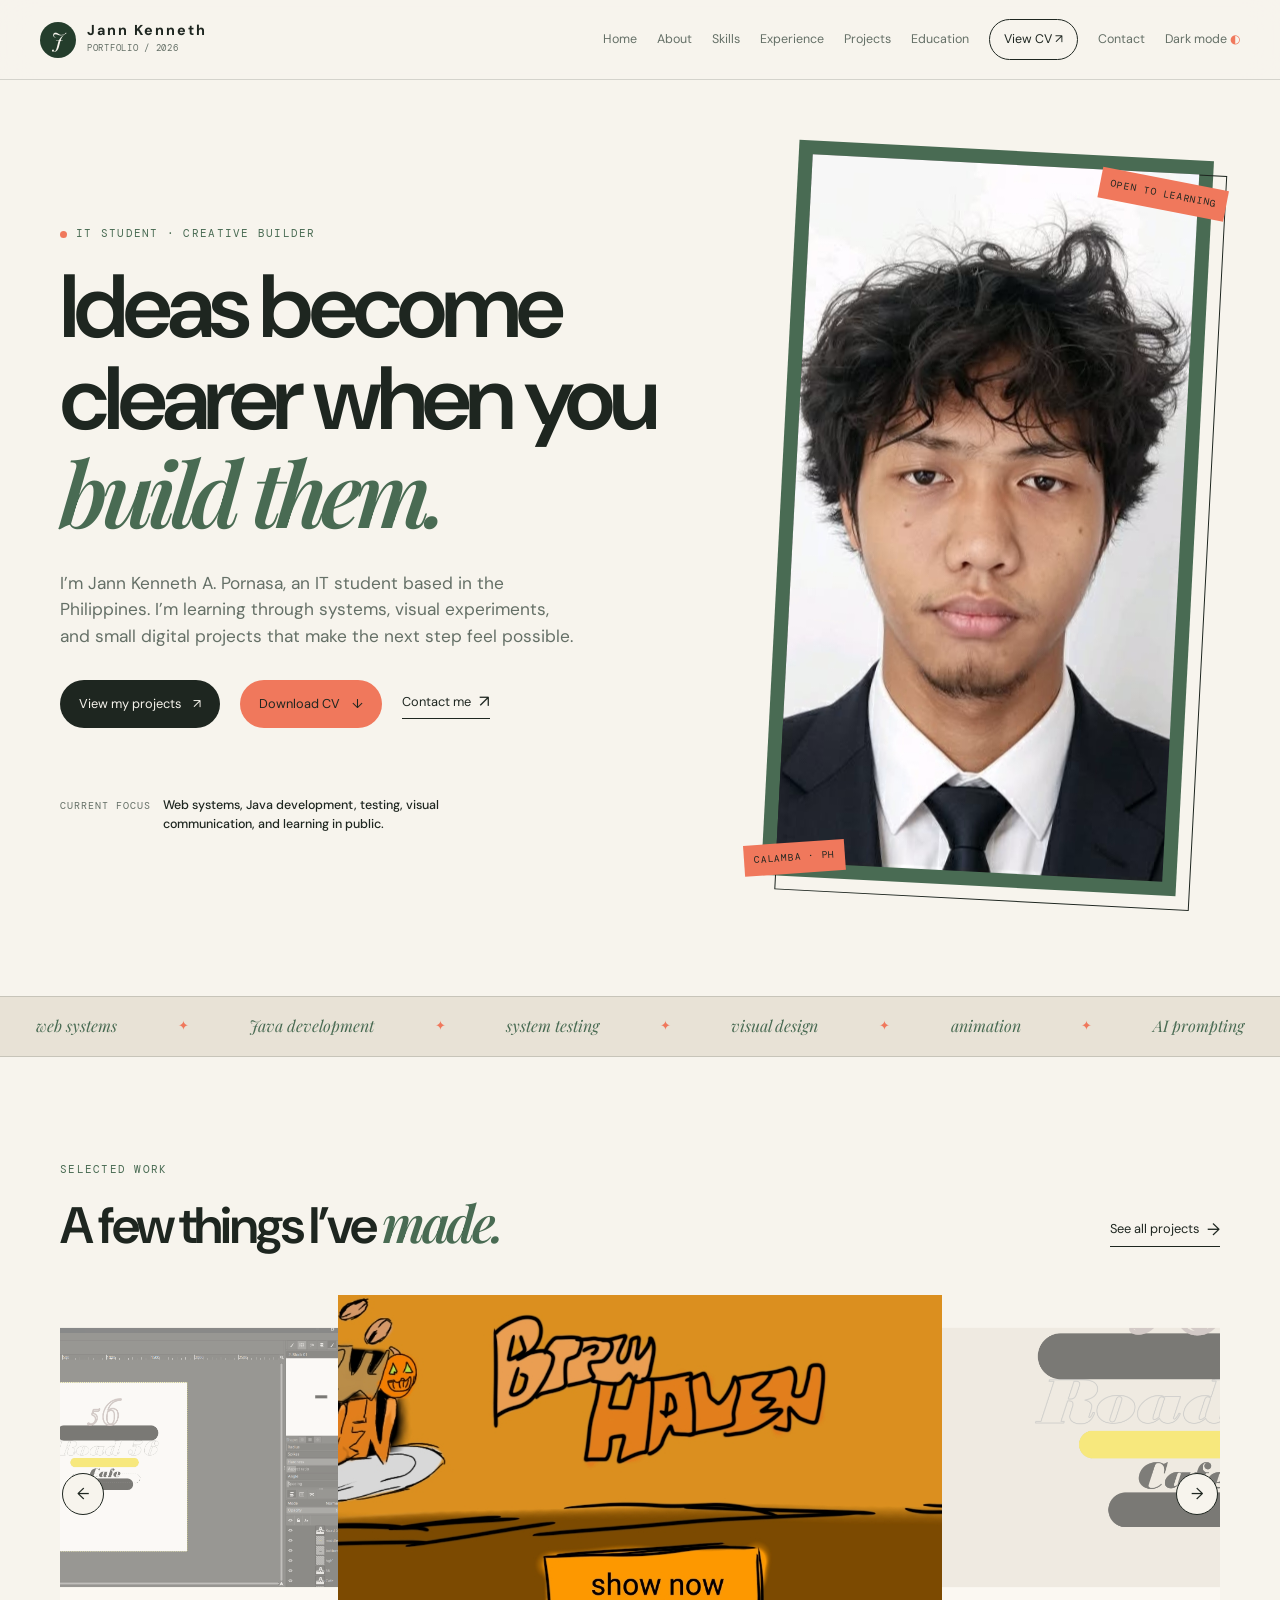
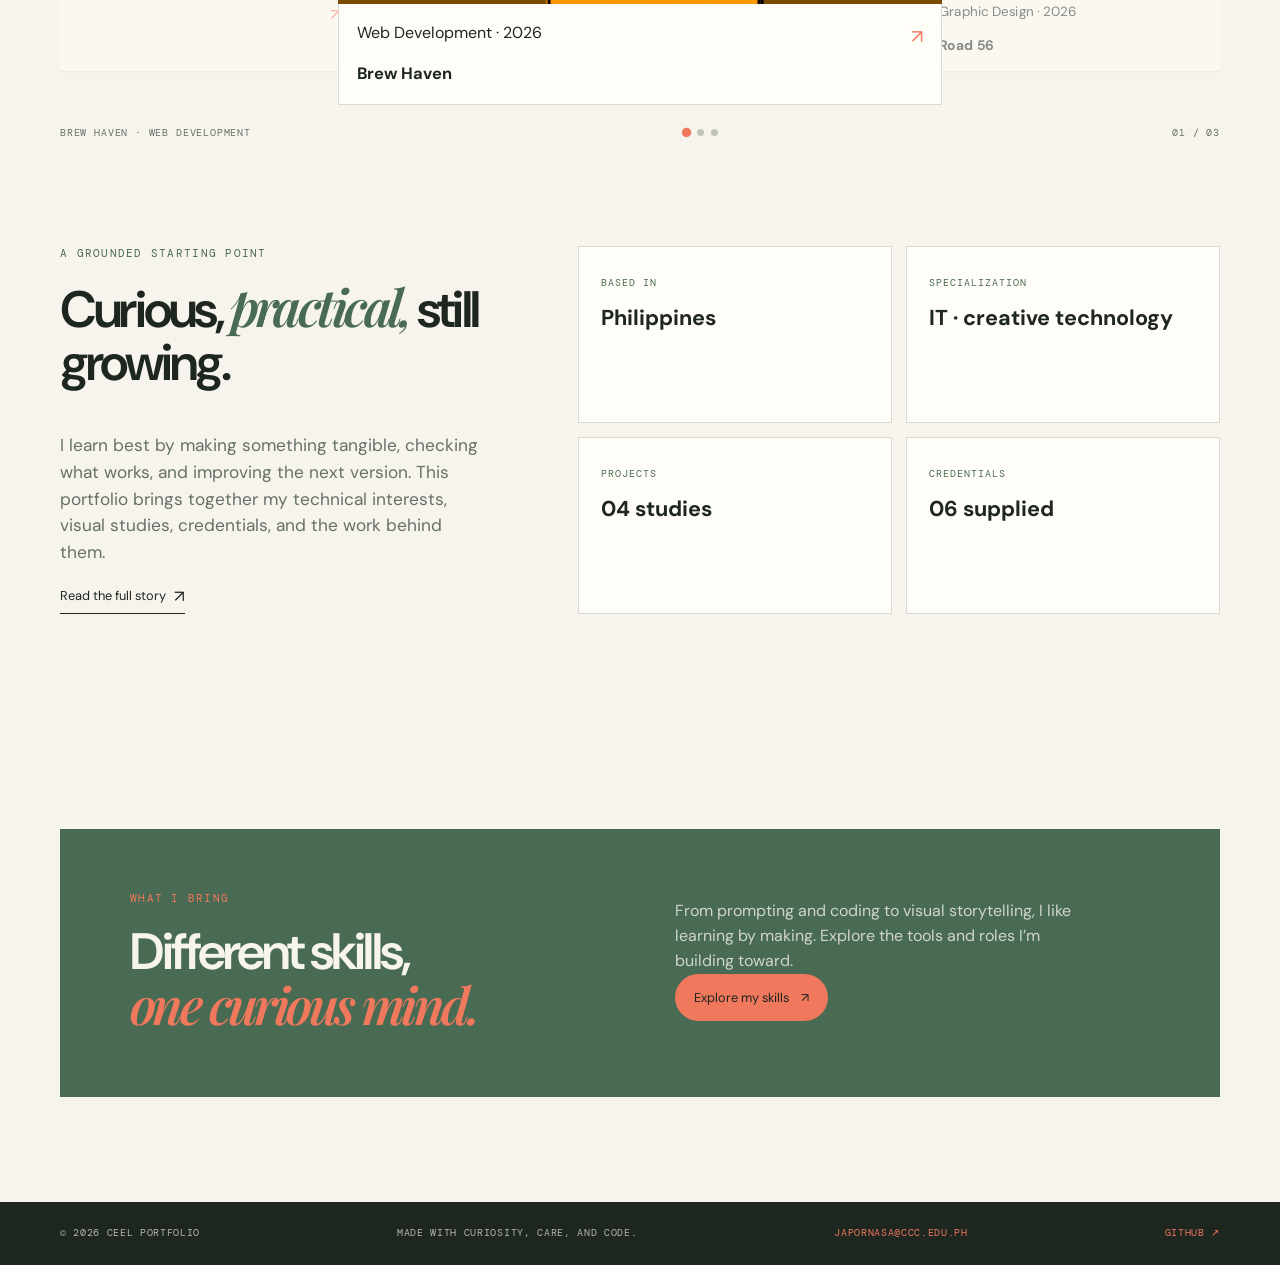
<file: index.html>
<!doctype html>
<html lang="en">
<head>
  <meta charset="UTF-8"><meta name="viewport" content="width=device-width, initial-scale=1">
  <meta name="description" content="Jann Kenneth A. Pornasa — IT student and creative technology builder in the Philippines.">
  <meta property="og:title" content="Jann Kenneth A. Pornasa | CEEL Portfolio"><meta property="og:description" content="A practical, visual learning archive of systems, projects, and credentials."><meta property="og:type" content="website"><meta property="og:image" content="images/profile/profile.jpg">
  <link rel="canonical" href="/"><link rel="icon" href="favicon.svg" type="image/svg+xml"><link rel="manifest" href="site.webmanifest"><link rel="stylesheet" href="styles.css">
  <title>Jann Kenneth A. Pornasa | CEEL Portfolio</title>
</head>
<body data-page="home">
  <a class="skip-link" href="#main">Skip to content</a>
  <header class="site-header"><a class="brand" href="index.html" aria-label="CEEL Portfolio home"><span class="brand-mark">J</span><span><strong>Jann Kenneth</strong><small>portfolio / <span data-year>2026</span></small></span></a><button class="menu-toggle" type="button" aria-expanded="false" aria-controls="site-nav">Menu</button><nav class="site-nav" id="site-nav" aria-label="Primary navigation"><a data-page-link="home" href="index.html">Home</a><a data-page-link="about" href="about.html">About</a><a data-page-link="skills" href="skills.html">Skills</a><a data-page-link="experience" href="experience.html">Experience</a><a data-page-link="projects" href="projects.html">Projects</a><a data-page-link="education" href="education.html">Education</a><a data-page-link="cv" class="nav-pill" href="cv.html">View CV <span aria-hidden="true">↗</span></a><a data-page-link="contact" href="contact.html">Contact</a><button id="themeToggle" class="theme-toggle" type="button" aria-pressed="false">Dark mode <span aria-hidden="true">◐</span></button></nav></header>
  <main id="main">
    <section class="hero container"><div><p class="eyebrow"><span class="eyebrow-dot"></span> IT student · creative builder</p><h1>Ideas become clearer when you <em>build them.</em></h1><p class="hero-lede">I’m Jann Kenneth A. Pornasa, an IT student based in the Philippines. I’m learning through systems, visual experiments, and small digital projects that make the next step feel possible.</p><div class="hero-actions"><a class="button button-dark" href="projects.html">View my projects <span aria-hidden="true">↗</span></a><a class="button button-coral" href="assets/cv/Jann-Kenneth-Pornasa-CV.pdf" download>Download CV <span aria-hidden="true">↓</span></a><a class="text-link" href="contact.html">Contact me <span aria-hidden="true">↗</span></a></div><div class="hero-note"><span>Current focus</span><strong>Web systems, Java development, testing, visual communication, and learning in public.</strong></div></div><div class="hero-portrait-wrap"><div class="portrait-frame"><img src="images/profile/profile.jpg" alt="Portrait of Jann Kenneth A. Pornasa" width="720" height="708" fetchpriority="high"><span class="portrait-tag tag-top">open to learning</span><span class="portrait-tag tag-bottom">Calamba · PH</span></div></div></section>
    <section class="marquee-strip" aria-label="Areas of interest"><div class="marquee-track"><span>web systems</span><i>✦</i><span>Java development</span><i>✦</i><span>system testing</span><i>✦</i><span>visual design</span><i>✦</i><span>animation</span><i>✦</i><span>AI prompting</span></div></section>
    <section class="featured container section-space"><div class="section-heading"><div><p class="eyebrow">Selected work</p><h2>A few things I’ve <em>made.</em></h2></div><a class="text-link" href="projects.html">See all projects <span aria-hidden="true">→</span></a></div><div class="carousel-shell" id="featuredCarousel" aria-label="Featured projects"><button class="carousel-control carousel-prev" type="button" aria-label="Previous featured project">←</button><div class="carousel-viewport"><div class="carousel-track" id="featuredTrack"></div></div><button class="carousel-control carousel-next" type="button" aria-label="Next featured project">→</button><div class="carousel-meta"><p id="carouselCaption">Featured work</p><div class="carousel-dots" id="carouselDots" aria-label="Choose featured project"></div><p class="carousel-count" id="carouselCount">01 / 03</p></div></div></section>
    <section class="home-slice container"><div class="home-slice-copy"><p class="eyebrow">A grounded starting point</p><h2>Curious, <em>practical,</em> still growing.</h2><p>I learn best by making something tangible, checking what works, and improving the next version. This portfolio brings together my technical interests, visual studies, credentials, and the work behind them.</p><a class="text-link" href="about.html">Read the full story <span aria-hidden="true">↗</span></a></div><div class="home-facts"><div class="fact-card"><span>Based in</span><strong>Philippines</strong></div><div class="fact-card"><span>Specialization</span><strong>IT · creative technology</strong></div><div class="fact-card"><span>Projects</span><strong>04 studies</strong></div><div class="fact-card"><span>Credentials</span><strong>06 supplied</strong></div></div></section>
    <section class="container section-space"><div class="teaser-card"><div><p class="eyebrow">What I bring</p><h2>Different skills,<br><em>one curious mind.</em></h2></div><div><p>From prompting and coding to visual storytelling, I like learning by making. Explore the tools and roles I’m building toward.</p><a class="button button-coral" href="skills.html">Explore my skills <span aria-hidden="true">↗</span></a></div></div></section>
  </main>
  <footer class="site-footer"><div class="container footer-inner"><span>© <span data-year>2026</span> CEEL Portfolio</span><span>Made with curiosity, care, and code.</span><a data-contact-email href="mailto:japornasa@ccc.edu.ph">japornasa@ccc.edu.ph</a><a class="footer-social" href="https://github.com/kirarara100" target="_blank" rel="noopener noreferrer">GitHub ↗</a></div></footer>
  <script src="script.js" defer></script>
</body></html>
</file>
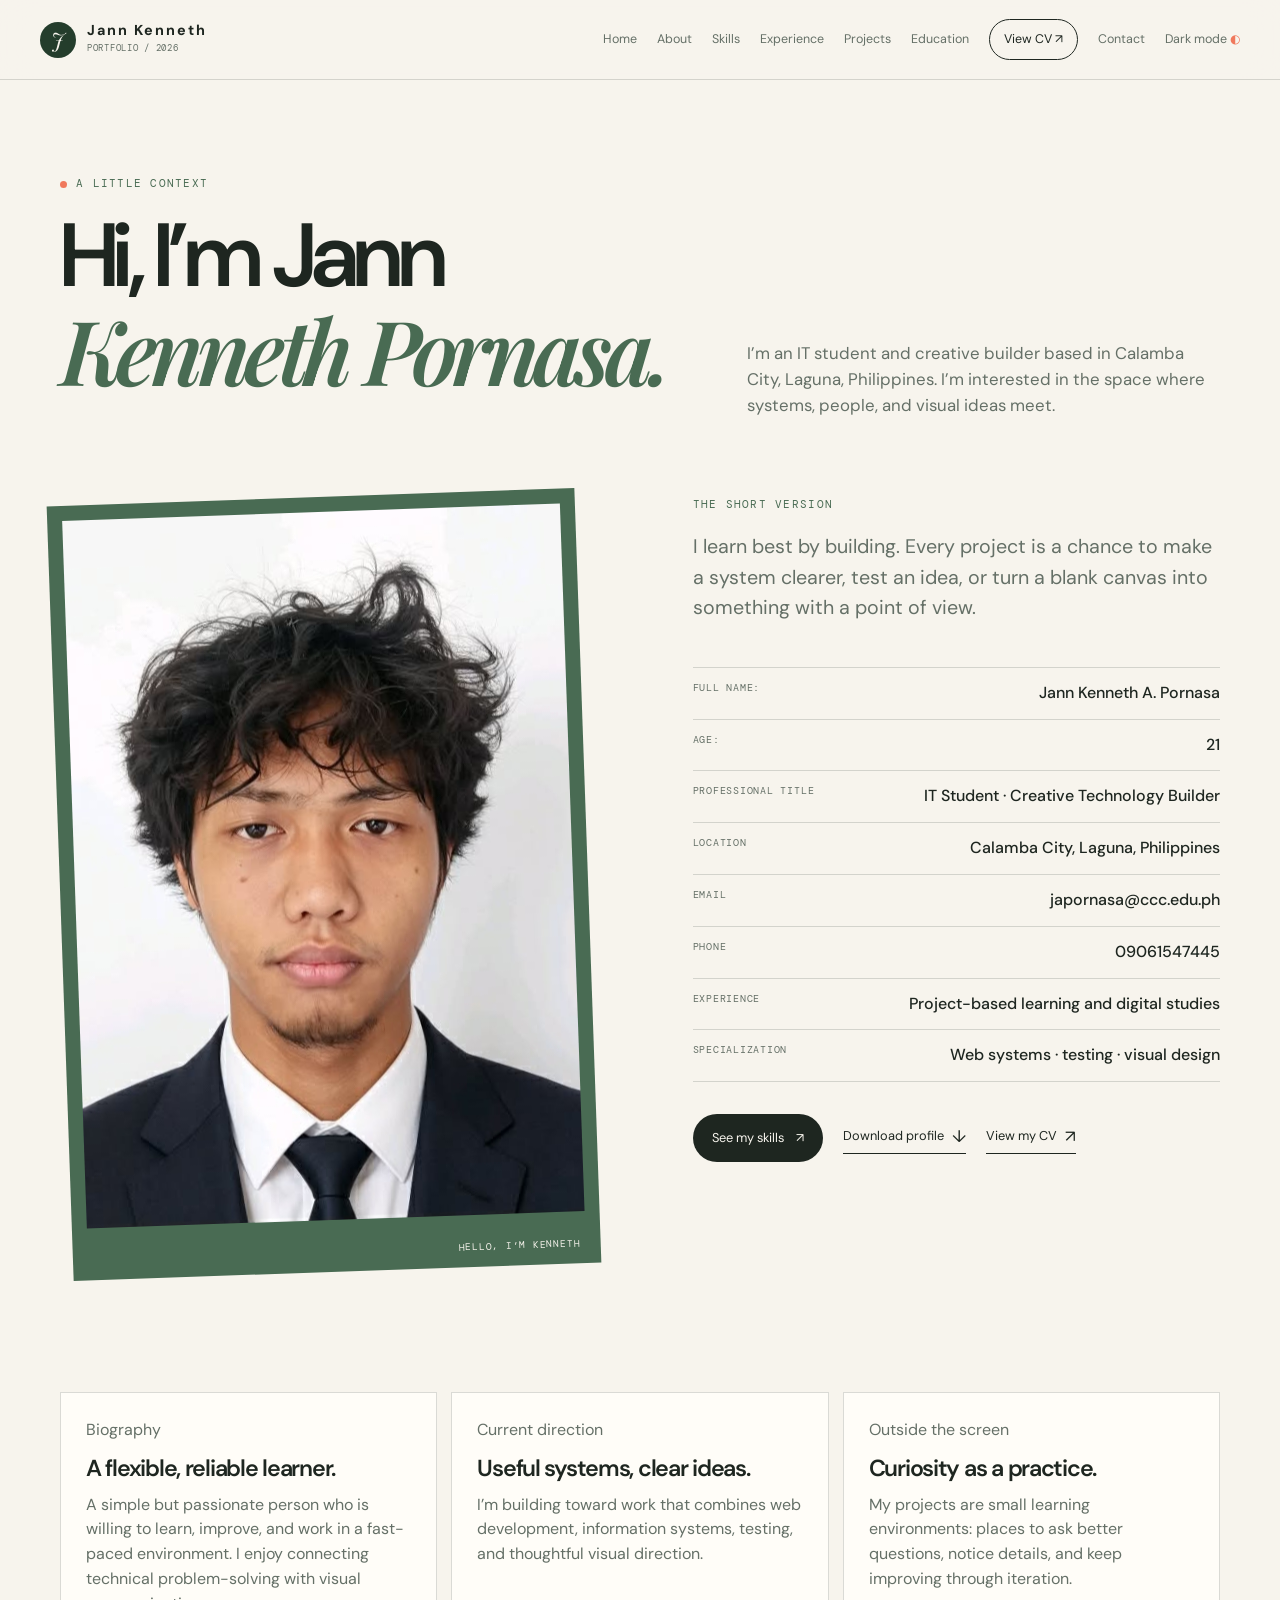
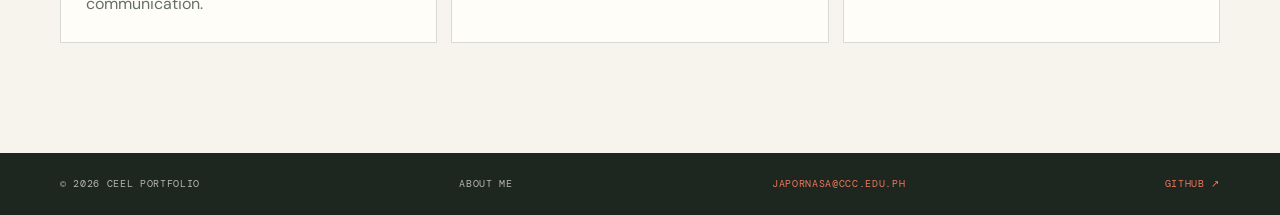
<file: about.html>
<!doctype html>
<html lang="en"><head><meta charset="UTF-8"><meta name="viewport" content="width=device-width, initial-scale=1"><meta name="description" content="About Jann Kenneth A. Pornasa, IT student and creative technology builder."><meta property="og:title" content="About Jann Kenneth A. Pornasa | CEEL Portfolio"><link rel="canonical" href="/about.html"><link rel="icon" href="favicon.svg" type="image/svg+xml"><link rel="manifest" href="site.webmanifest"><link rel="stylesheet" href="styles.css"><title>About | CEEL Portfolio</title></head>
<body data-page="about"><a class="skip-link" href="#main">Skip to content</a><header class="site-header"><a class="brand" href="index.html" aria-label="CEEL Portfolio home"><span class="brand-mark">J</span><span><strong>Jann Kenneth</strong><small>portfolio / <span data-year>2026</span></small></span></a><button class="menu-toggle" type="button" aria-expanded="false" aria-controls="site-nav">Menu</button><nav class="site-nav" id="site-nav" aria-label="Primary navigation"><a data-page-link="home" href="index.html">Home</a><a data-page-link="about" href="about.html">About</a><a data-page-link="skills" href="skills.html">Skills</a><a data-page-link="experience" href="experience.html">Experience</a><a data-page-link="projects" href="projects.html">Projects</a><a data-page-link="education" href="education.html">Education</a><a data-page-link="cv" class="nav-pill" href="cv.html">View CV <span aria-hidden="true">↗</span></a><a data-page-link="contact" href="contact.html">Contact</a><button id="themeToggle" class="theme-toggle" type="button" aria-pressed="false">Dark mode <span aria-hidden="true">◐</span></button></nav></header>
<main id="main"><section class="page-hero container page-hero-split"><div><p class="eyebrow"><span class="eyebrow-dot"></span> A little context</p><h1>Hi, I’m Jann<br><em>Kenneth Pornasa.</em></h1></div><p>I’m an IT student and creative builder based in Calamba City, Laguna, Philippines. I’m interested in the space where systems, people, and visual ideas meet.</p></section><section class="about-grid container"><div class="about-image"><img src="images/profile/profile.jpg" alt="Portrait of Jann Kenneth A. Pornasa" width="720" height="708" loading="lazy"><span>hello, I’m kenneth</span></div><div class="about-copy"><p class="eyebrow">The short version</p><p class="large-copy">I learn best by building. Every project is a chance to make a system clearer, test an idea, or turn a blank canvas into something with a point of view.</p><div class="about-facts"><div><span>Full name:</span><strong>Jann Kenneth A. Pornasa</strong></div>
<div><span>Age:</span><strong>21</strong></div>
<div><span>Professional title</span><strong>IT Student · Creative Technology Builder</strong></div><div><span>Location</span><strong>Calamba City, Laguna, Philippines</strong></div><div><span>Email</span><strong><a data-contact-email href="mailto:japornasa@ccc.edu.ph">japornasa@ccc.edu.ph</a></strong></div><div><span>Phone</span><strong><a data-contact-phone href="tel:09061547445">09061547445</a></strong></div><div><span>Experience</span><strong>Project-based learning and digital studies</strong></div><div><span>Specialization</span><strong>Web systems · testing · visual design</strong></div></div><div class="about-actions"><a class="button button-dark" href="skills.html">See my skills <span aria-hidden="true">↗</span></a><a class="text-link" href="images/profile/profile.jpg" download="Jann-Kenneth-Pornasa-profile.jpg">Download profile <span aria-hidden="true">↓</span></a><a class="text-link" href="cv.html">View my CV <span aria-hidden="true">↗</span></a></div></div></section><section class="info-grid container"><article class="info-card"><p class="card-kicker">Biography</p><h2>A flexible, reliable learner.</h2><p>A simple but passionate person who is willing to learn, improve, and work in a fast-paced environment. I enjoy connecting technical problem-solving with visual communication.</p></article><article class="info-card"><p class="card-kicker">Current direction</p><h2>Useful systems, clear ideas.</h2><p>I’m building toward work that combines web development, information systems, testing, and thoughtful visual direction.</p></article><article class="info-card"><p class="card-kicker">Outside the screen</p><h2>Curiosity as a practice.</h2><p>My projects are small learning environments: places to ask better questions, notice details, and keep improving through iteration.</p></article></section></main><footer class="site-footer"><div class="container footer-inner"><span>© <span data-year>2026</span> CEEL Portfolio</span><span>About me</span><a data-contact-email href="mailto:japornasa@ccc.edu.ph">japornasa@ccc.edu.ph</a><a class="footer-social" href="https://github.com/kirarara100" target="_blank" rel="noopener noreferrer">GitHub ↗</a></div></footer><script src="script.js" defer></script></body></html>
</file>
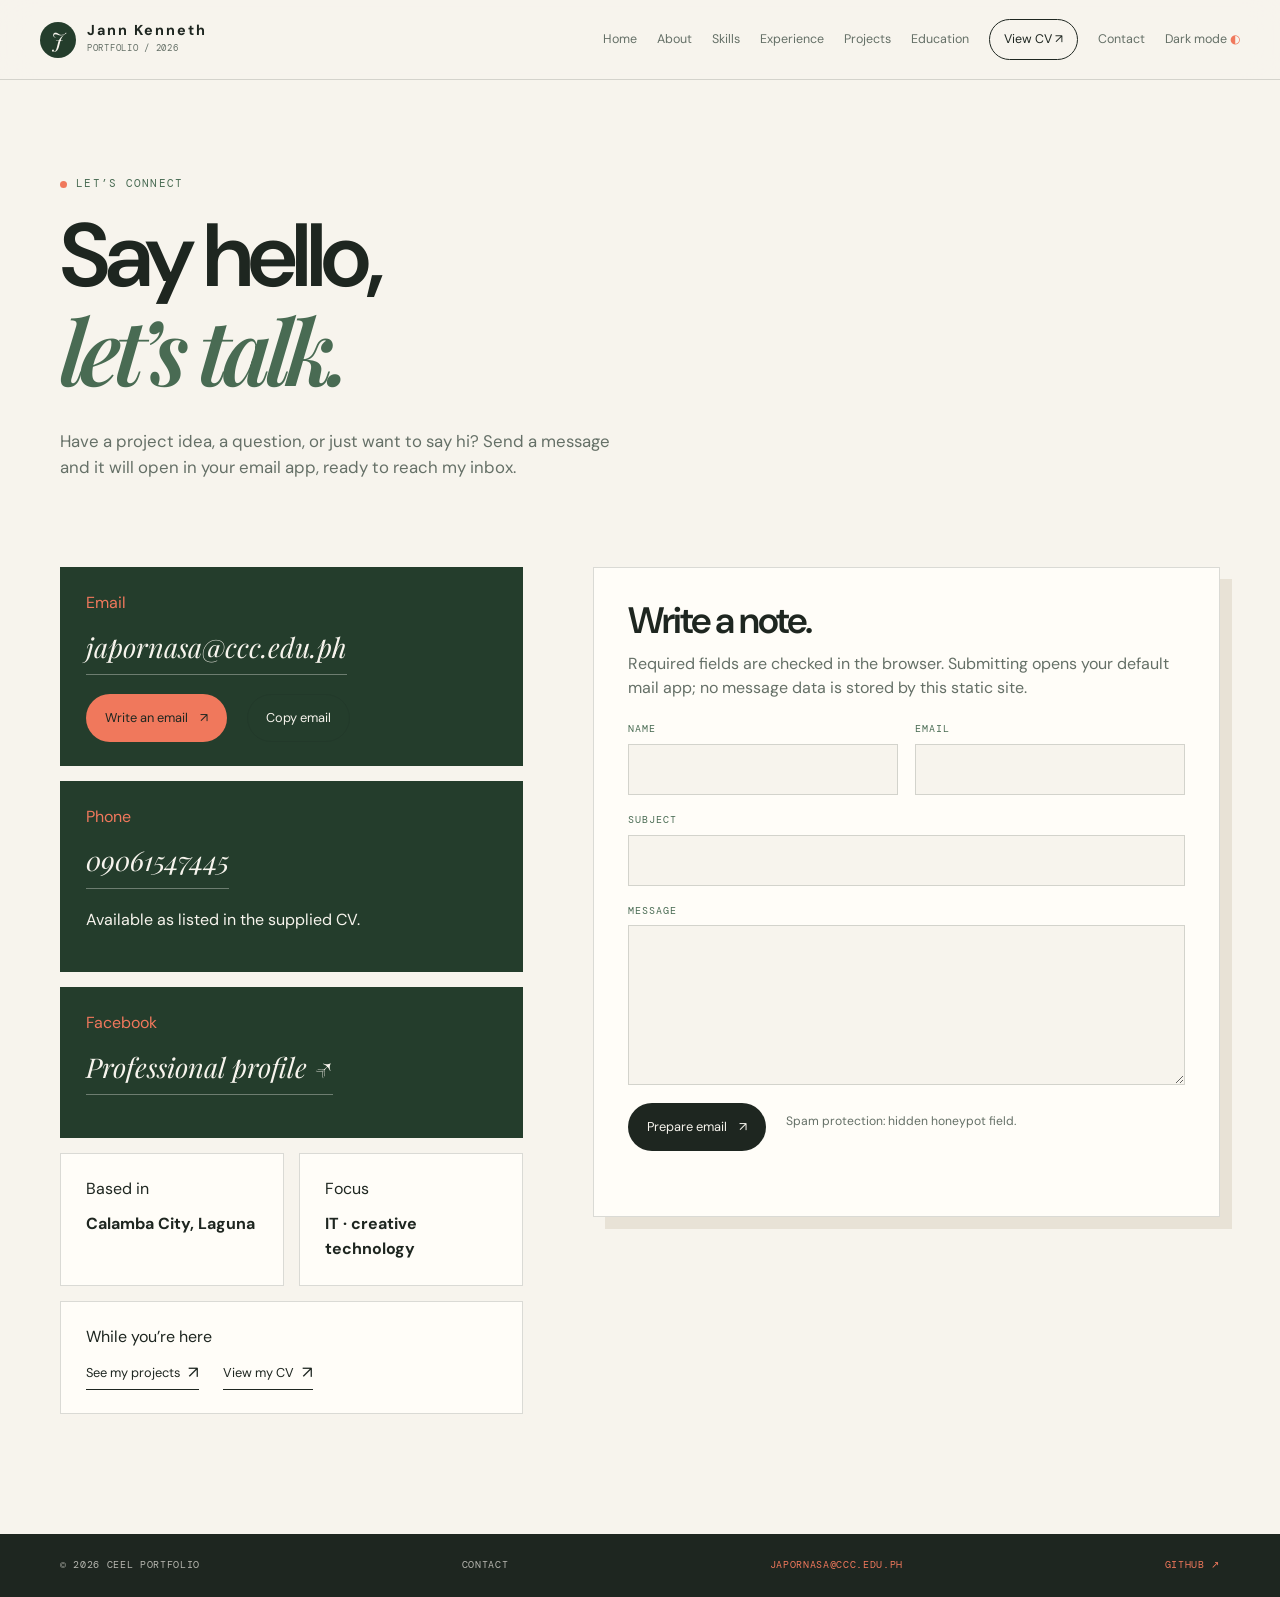
<file: contact.html>
<!doctype html>
<html lang="en"><head><meta charset="UTF-8"><meta name="viewport" content="width=device-width, initial-scale=1"><meta name="description" content="Contact Jann Kenneth A. Pornasa about projects, questions, or opportunities."><meta property="og:title" content="Contact | CEEL Portfolio"><link rel="canonical" href="/contact.html"><link rel="icon" href="favicon.svg" type="image/svg+xml"><link rel="manifest" href="site.webmanifest"><link rel="stylesheet" href="styles.css"><title>Contact | CEEL Portfolio</title></head>
<body data-page="contact"><a class="skip-link" href="#main">Skip to content</a><header class="site-header"><a class="brand" href="index.html"><span class="brand-mark">J</span><span><strong>Jann Kenneth</strong><small>portfolio / <span data-year>2026</span></small></span></a><button class="menu-toggle" type="button" aria-expanded="false" aria-controls="site-nav">Menu</button><nav class="site-nav" id="site-nav" aria-label="Primary navigation"><a data-page-link="home" href="index.html">Home</a><a data-page-link="about" href="about.html">About</a><a data-page-link="skills" href="skills.html">Skills</a><a data-page-link="experience" href="experience.html">Experience</a><a data-page-link="projects" href="projects.html">Projects</a><a data-page-link="education" href="education.html">Education</a><a data-page-link="cv" class="nav-pill" href="cv.html">View CV <span aria-hidden="true">↗</span></a><a data-page-link="contact" href="contact.html">Contact</a><button id="themeToggle" class="theme-toggle" type="button" aria-pressed="false">Dark mode <span aria-hidden="true">◐</span></button></nav></header>
<main id="main"><section class="page-hero container"><p class="eyebrow"><span class="eyebrow-dot"></span> Let’s connect</p><h1>Say hello,<br><em>let’s talk.</em></h1><p>Have a project idea, a question, or just want to say hi? Send a message and it will open in your email app, ready to reach my inbox.</p></section><section class="contact-section container"><div class="contact-info"><div class="contact-card contact-card-main"><p class="card-kicker">Email</p><a class="contact-email" data-contact-email href="mailto:japornasa@ccc.edu.ph">japornasa@ccc.edu.ph</a><div class="contact-buttons"><a class="button button-coral" href="mailto:japornasa@ccc.edu.ph">Write an email <span aria-hidden="true">↗</span></a><button class="button button-outline" type="button" id="copyEmail">Copy email</button></div></div><div class="contact-card contact-card-main"><p class="card-kicker">Phone</p><a class="contact-email" data-contact-phone href="tel:09061547445">09061547445</a><p>Available as listed in the supplied CV.</p></div><div class="contact-card contact-card-main"><p class="card-kicker">Facebook</p><a class="contact-email" href="https://www.facebook.com/jannkenneth.pornasa.94/" target="_blank" rel="noopener noreferrer">Professional profile <span aria-hidden="true">↗</span></a></div><div class="contact-facts"><div class="contact-card"><p class="card-kicker">Based in</p><strong>Calamba City, Laguna</strong></div><div class="contact-card"><p class="card-kicker">Focus</p><strong>IT · creative technology</strong></div></div><div class="contact-card"><p class="card-kicker">While you’re here</p><div class="contact-links"><a class="text-link" href="projects.html">See my projects <span aria-hidden="true">↗</span></a><a class="text-link" href="cv.html">View my CV <span aria-hidden="true">↗</span></a></div></div></div><form class="contact-form" id="contactForm"><h2>Write a note.</h2><p>Required fields are checked in the browser. Submitting opens your default mail app; no message data is stored by this static site.</p><div class="field-row"><div class="field"><label for="name">Name</label><input id="name" name="name" type="text" autocomplete="name" required></div><div class="field"><label for="email">Email</label><input id="email" name="email" type="email" autocomplete="email" required></div></div><div class="field"><label for="subject">Subject</label><input id="subject" name="subject" type="text" autocomplete="off"></div><div class="field"><label for="message">Message</label><textarea id="message" name="message" required></textarea></div><div class="field-note"><label for="website">Leave this field empty</label><input id="website" name="website" type="text" tabindex="-1" autocomplete="off"></div><div class="form-actions"><button class="button button-dark" type="submit">Prepare email <span aria-hidden="true">↗</span></button><p class="form-note">Spam protection: hidden honeypot field.</p></div><p class="form-status" id="formStatus" aria-live="polite"></p></form></section></main><footer class="site-footer"><div class="container footer-inner"><span>© <span data-year>2026</span> CEEL Portfolio</span><span>Contact</span><a data-contact-email href="mailto:japornasa@ccc.edu.ph">japornasa@ccc.edu.ph</a><a class="footer-social" href="https://github.com/kirarara100" target="_blank" rel="noopener noreferrer">GitHub ↗</a></div></footer><script src="script.js" defer></script></body></html>
</file>
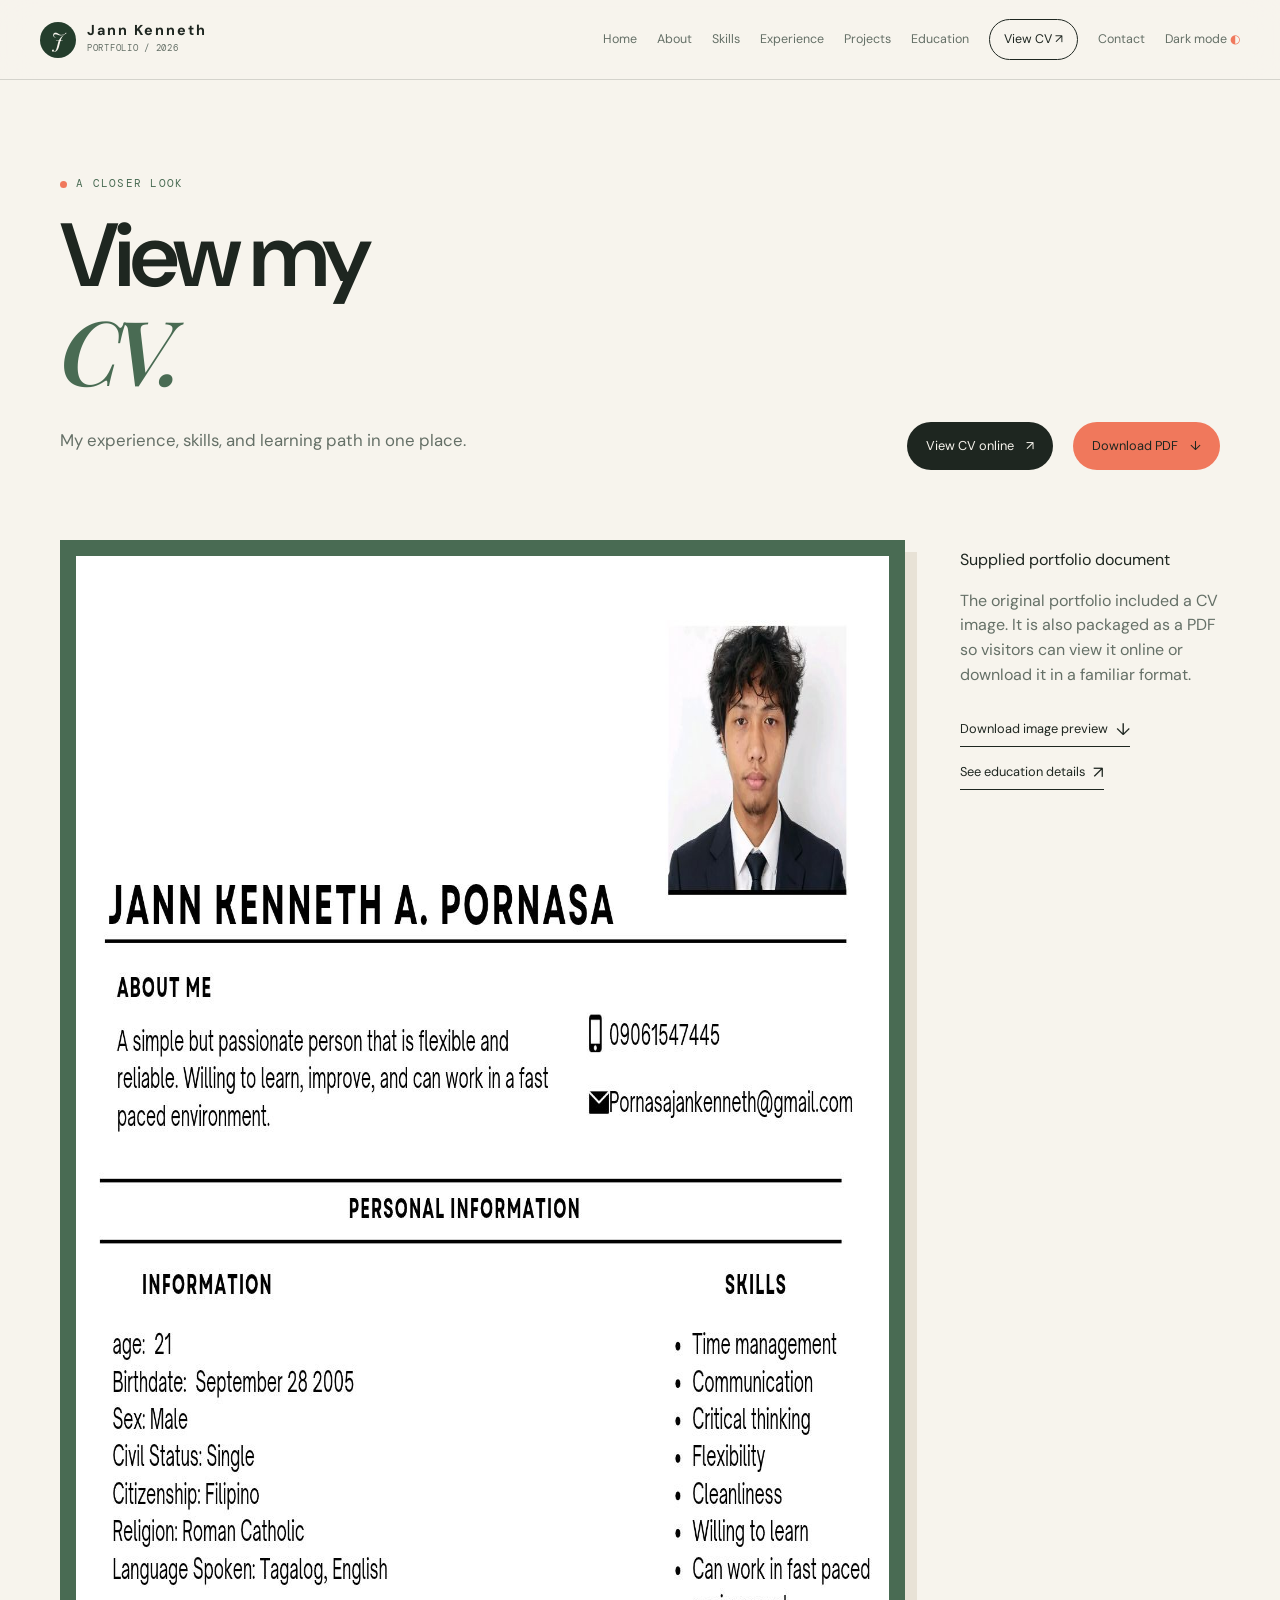
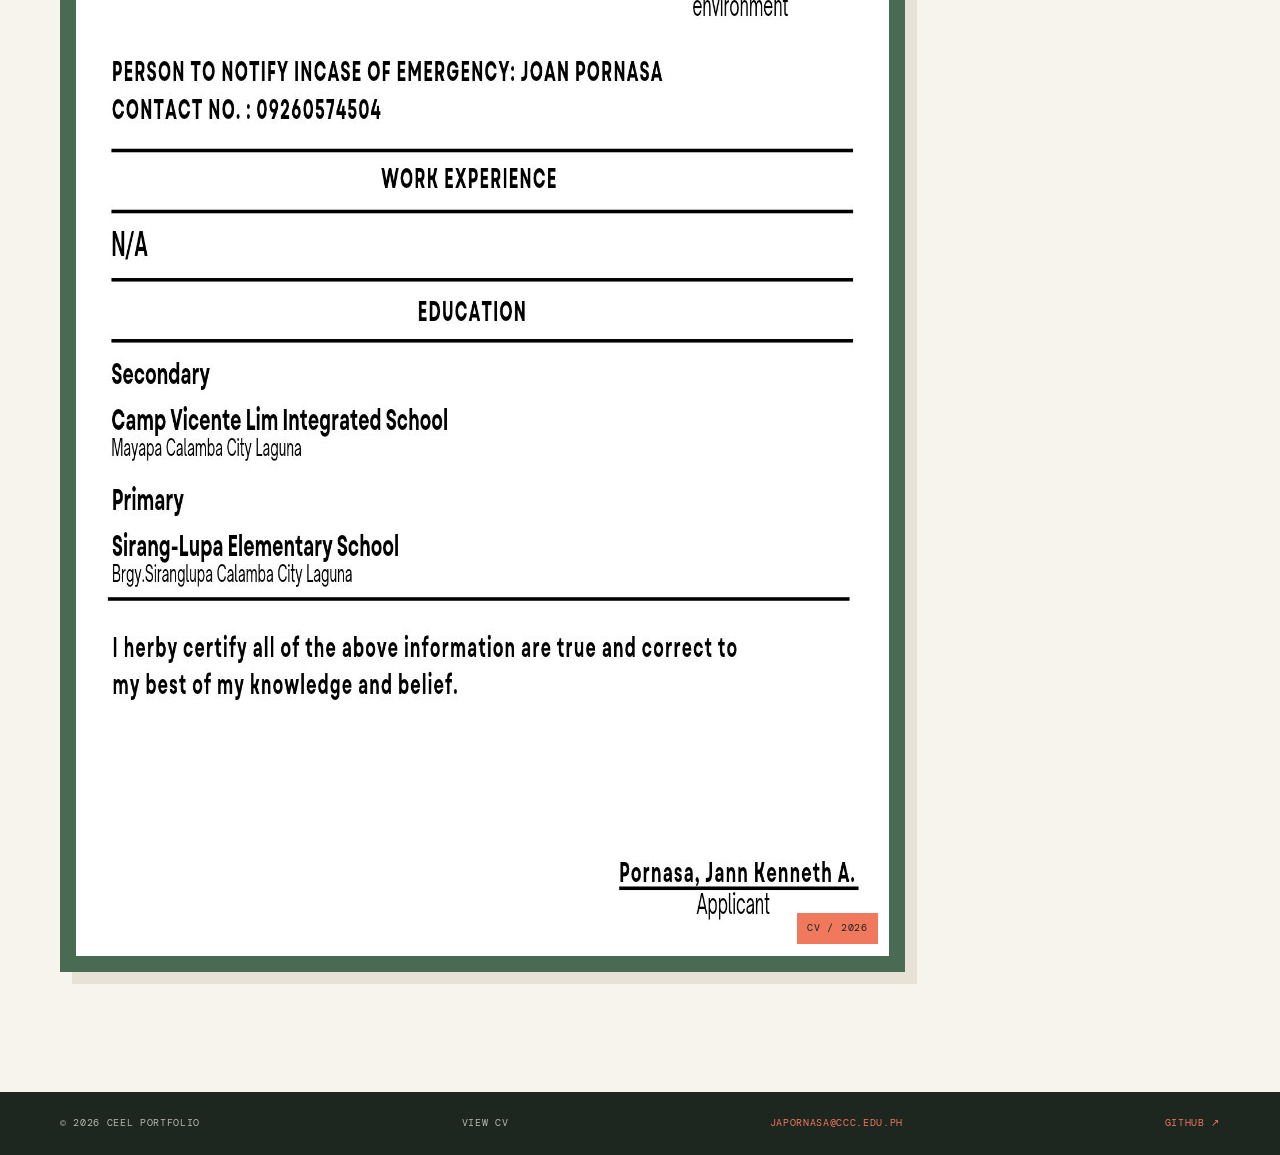
<file: cv.html>
<!doctype html>
<html lang="en"><head><meta charset="UTF-8"><meta name="viewport" content="width=device-width, initial-scale=1"><meta name="description" content="View and download the latest CV of Jann Kenneth A. Pornasa."><meta property="og:title" content="CV | CEEL Portfolio"><link rel="canonical" href="/cv.html"><link rel="icon" href="favicon.svg" type="image/svg+xml"><link rel="manifest" href="site.webmanifest"><link rel="stylesheet" href="styles.css"><title>CV | CEEL Portfolio</title></head>
<body data-page="cv"><a class="skip-link" href="#main">Skip to content</a><header class="site-header"><a class="brand" href="index.html"><span class="brand-mark">J</span><span><strong>Jann Kenneth</strong><small>portfolio / <span data-year>2026</span></small></span></a><button class="menu-toggle" type="button" aria-expanded="false" aria-controls="site-nav">Menu</button><nav class="site-nav" id="site-nav" aria-label="Primary navigation"><a data-page-link="home" href="index.html">Home</a><a data-page-link="about" href="about.html">About</a><a data-page-link="skills" href="skills.html">Skills</a><a data-page-link="experience" href="experience.html">Experience</a><a data-page-link="projects" href="projects.html">Projects</a><a data-page-link="education" href="education.html">Education</a><a data-page-link="cv" class="nav-pill" href="cv.html">View CV <span aria-hidden="true">↗</span></a><a data-page-link="contact" href="contact.html">Contact</a><button id="themeToggle" class="theme-toggle" type="button" aria-pressed="false">Dark mode <span aria-hidden="true">◐</span></button></nav></header>
<main id="main"><section class="page-hero container"><p class="eyebrow"><span class="eyebrow-dot"></span> A closer look</p><div class="cv-heading-row"><div><h1>View my<br><em>CV.</em></h1><p>My experience, skills, and learning path in one place.</p></div><div class="hero-actions"><a class="button button-dark" href="assets/cv/Jann-Kenneth-Pornasa-CV.pdf" target="_blank" rel="noopener">View CV online <span aria-hidden="true">↗</span></a><a class="button button-coral" href="assets/cv/Jann-Kenneth-Pornasa-CV.pdf" download="Jann-Kenneth-Pornasa-CV.pdf">Download PDF <span aria-hidden="true">↓</span></a></div></div></section><section class="cv-preview-section container"><div class="cv-preview-frame"><img src="images/cv/PornasaJannkennethCV.jpg" alt="Preview of Jann Kenneth A. Pornasa CV" width="1414" height="2000" loading="eager"><div class="cv-preview-label">CV / <span data-year>2026</span></div></div><div class="cv-actions"><p class="card-kicker">Supplied portfolio document</p><p>The original portfolio included a CV image. It is also packaged as a PDF so visitors can view it online or download it in a familiar format.</p><a class="text-link" href="images/cv/PornasaJannkennethCV.jpg" download="Jann-Kenneth-Pornasa-CV-preview.jpg">Download image preview <span aria-hidden="true">↓</span></a><a class="text-link" href="education.html">See education details <span aria-hidden="true">↗</span></a></div></section></main><footer class="site-footer"><div class="container footer-inner"><span>© <span data-year>2026</span> CEEL Portfolio</span><span>View CV</span><a data-contact-email href="mailto:japornasa@ccc.edu.ph">japornasa@ccc.edu.ph</a><a class="footer-social" href="https://github.com/kirarara100" target="_blank" rel="noopener noreferrer">GitHub ↗</a></div></footer><script src="script.js" defer></script></body></html>
</file>
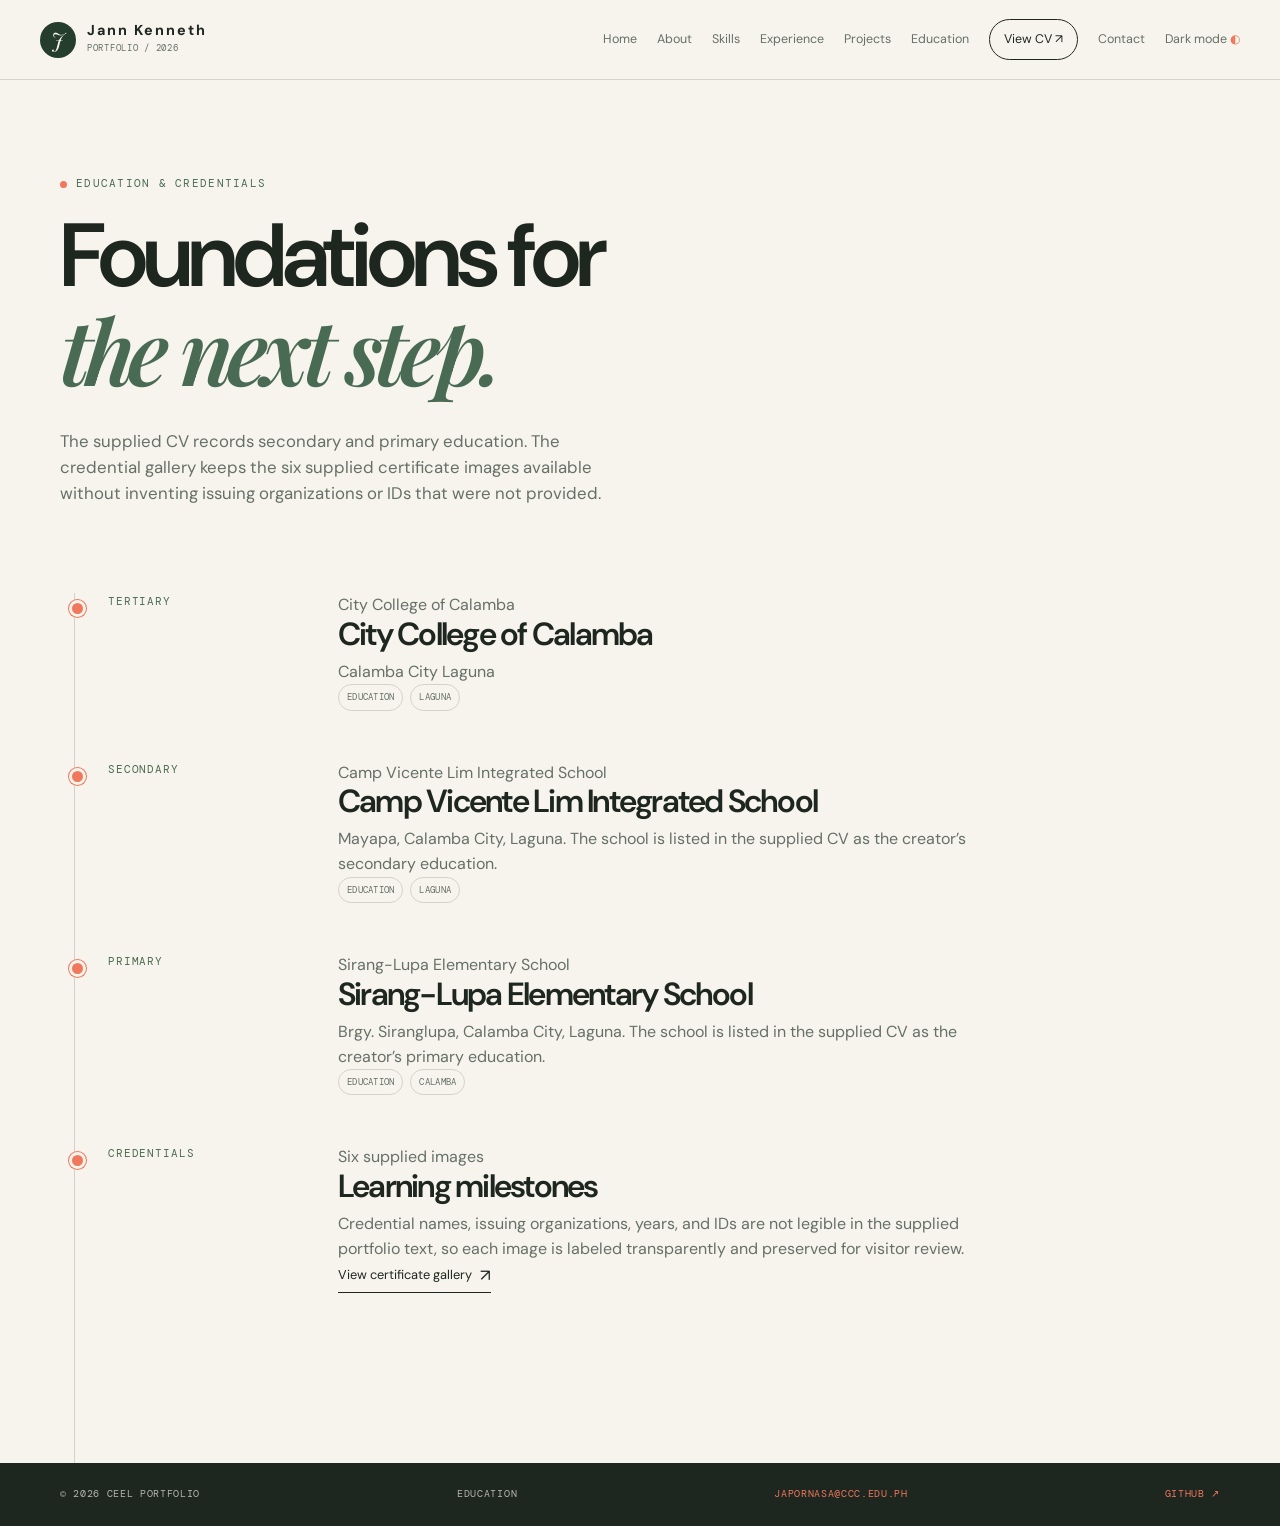
<file: education.html>
<!doctype html>
<html lang="en"><head><meta charset="UTF-8"><meta name="viewport" content="width=device-width, initial-scale=1"><meta name="description" content="Education and credentials for Jann Kenneth A. Pornasa."><meta property="og:title" content="Education | CEEL Portfolio"><link rel="canonical" href="/education.html"><link rel="icon" href="favicon.svg" type="image/svg+xml"><link rel="manifest" href="site.webmanifest"><link rel="stylesheet" href="styles.css"><title>Education | CEEL Portfolio</title></head>
<body data-page="education"><a class="skip-link" href="#main">Skip to content</a><header class="site-header"><a class="brand" href="index.html"><span class="brand-mark">J</span><span><strong>Jann Kenneth</strong><small>portfolio / <span data-year>2026</span></small></span></a><button class="menu-toggle" type="button" aria-expanded="false" aria-controls="site-nav">Menu</button><nav class="site-nav" id="site-nav" aria-label="Primary navigation"><a data-page-link="home" href="index.html">Home</a><a data-page-link="about" href="about.html">About</a><a data-page-link="skills" href="skills.html">Skills</a><a data-page-link="experience" href="experience.html">Experience</a><a data-page-link="projects" href="projects.html">Projects</a><a data-page-link="education" href="education.html">Education</a><a data-page-link="cv" class="nav-pill" href="cv.html">View CV <span aria-hidden="true">↗</span></a><a data-page-link="contact" href="contact.html">Contact</a><button id="themeToggle" class="theme-toggle" type="button" aria-pressed="false">Dark mode <span aria-hidden="true">◐</span></button></nav></header>
<main id="main"><section class="page-hero container"><p class="eyebrow"><span class="eyebrow-dot"></span> Education & credentials</p><h1>Foundations for<br><em>the next step.</em></h1><p>The supplied CV records secondary and primary education. The credential gallery keeps the six supplied certificate images available without inventing issuing organizations or IDs that were not provided.</p></section><section class="timeline container"><article class="timeline-item"><div class="timeline-date">Tertiary</div><div><p class="card-kicker">City College of Calamba</p><h2>City College of Calamba</h2><p>Calamba City Laguna</p><div class="tag-list"><span>Education</span><span>Laguna</span></div></div></article><article class="timeline-item"><div class="timeline-date">Secondary</div><div><p class="card-kicker">Camp Vicente Lim Integrated School</p><h2>Camp Vicente Lim Integrated School</h2><p>Mayapa, Calamba City, Laguna. The school is listed in the supplied CV as the creator’s secondary education.</p><div class="tag-list"><span>Education</span><span>Laguna</span></div></div></article><article class="timeline-item"><div class="timeline-date">Primary</div><div><p class="card-kicker">Sirang-Lupa Elementary School</p><h2>Sirang-Lupa Elementary School</h2><p>Brgy. Siranglupa, Calamba City, Laguna. The school is listed in the supplied CV as the creator’s primary education.</p><div class="tag-list"><span>Education</span><span>Calamba</span></div></div></article><article class="timeline-item"><div class="timeline-date">Credentials</div><div><p class="card-kicker">Six supplied images</p><h2>Learning milestones</h2><p>Credential names, issuing organizations, years, and IDs are not legible in the supplied portfolio text, so each image is labeled transparently and preserved for visitor review.</p><a class="text-link" href="certificates.html">View certificate gallery <span aria-hidden="true">↗</span></a></div></article></section></main><footer class="site-footer"><div class="container footer-inner"><span>© <span data-year>2026</span> CEEL Portfolio</span><span>Education</span><a data-contact-email href="mailto:japornasa@ccc.edu.ph">japornasa@ccc.edu.ph</a><a class="footer-social" href="https://github.com/kirarara100" target="_blank" rel="noopener noreferrer">GitHub ↗</a></div></footer><script src="script.js" defer></script></body></html>
</file>
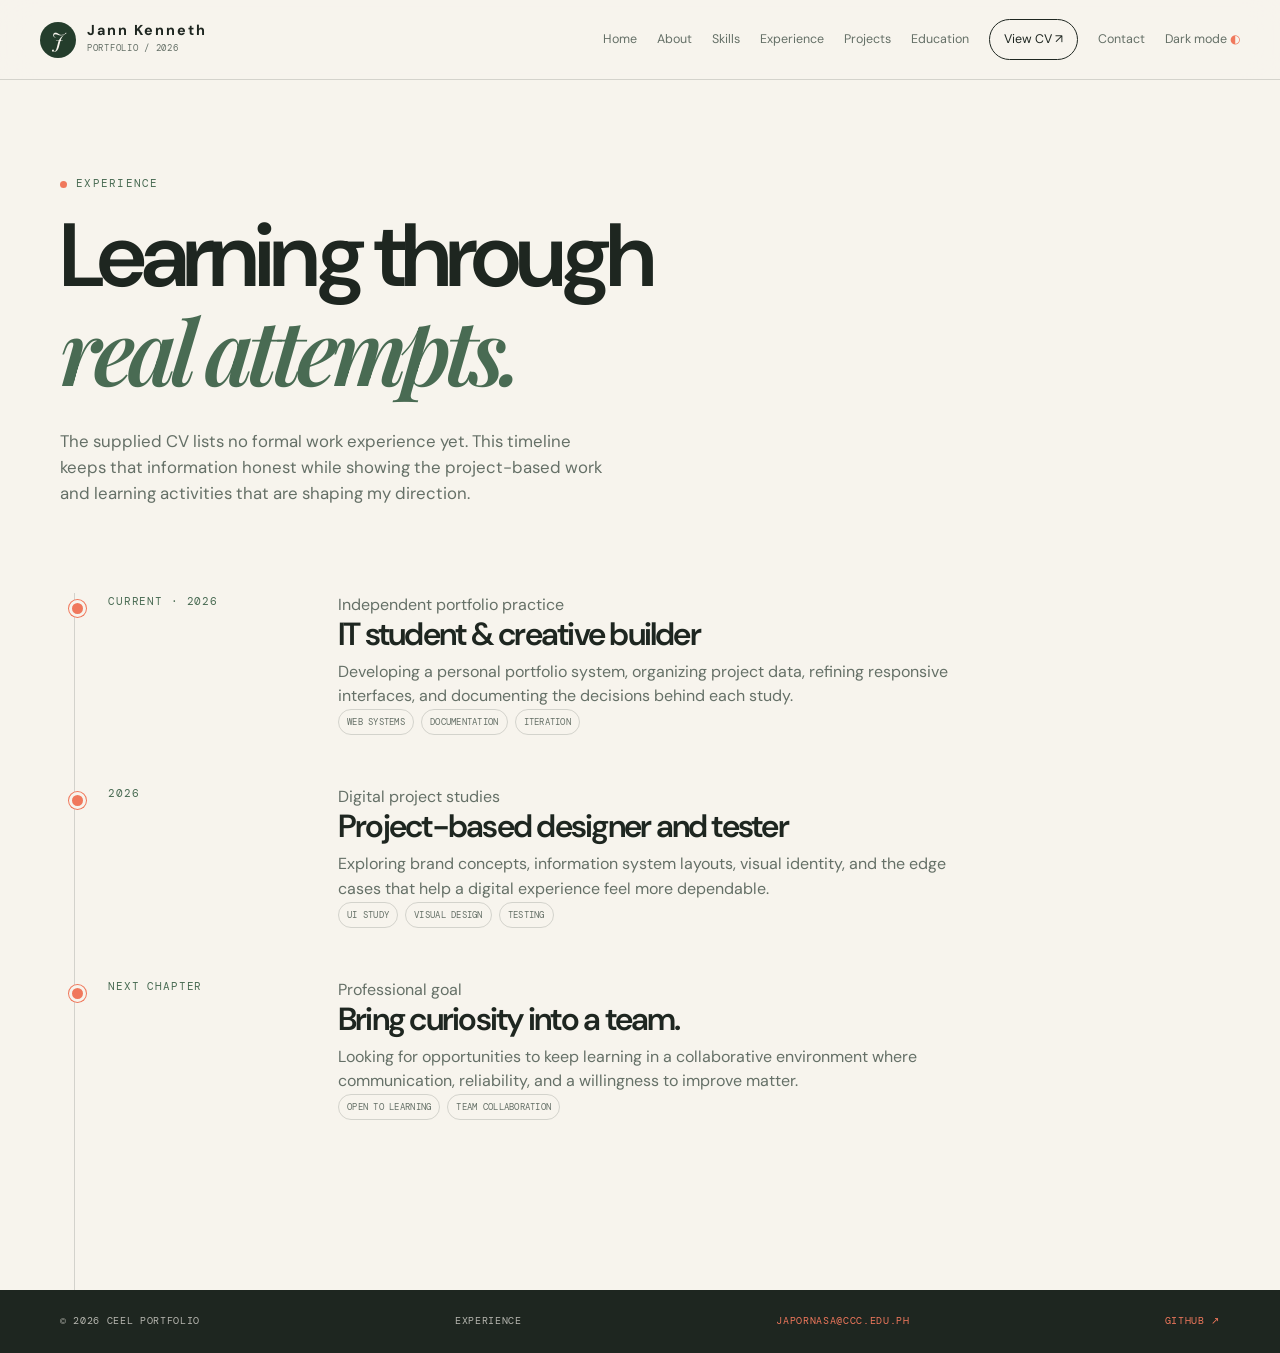
<file: experience.html>
<!doctype html>
<html lang="en"><head><meta charset="UTF-8"><meta name="viewport" content="width=device-width, initial-scale=1"><meta name="description" content="Experience and project-based learning timeline for Jann Kenneth A. Pornasa."><meta property="og:title" content="Experience | CEEL Portfolio"><link rel="canonical" href="/experience.html"><link rel="icon" href="favicon.svg" type="image/svg+xml"><link rel="manifest" href="site.webmanifest"><link rel="stylesheet" href="styles.css"><title>Experience | CEEL Portfolio</title></head>
<body data-page="experience"><a class="skip-link" href="#main">Skip to content</a><header class="site-header"><a class="brand" href="index.html"><span class="brand-mark">J</span><span><strong>Jann Kenneth</strong><small>portfolio / <span data-year>2026</span></small></span></a><button class="menu-toggle" type="button" aria-expanded="false" aria-controls="site-nav">Menu</button><nav class="site-nav" id="site-nav" aria-label="Primary navigation"><a data-page-link="home" href="index.html">Home</a><a data-page-link="about" href="about.html">About</a><a data-page-link="skills" href="skills.html">Skills</a><a data-page-link="experience" href="experience.html">Experience</a><a data-page-link="projects" href="projects.html">Projects</a><a data-page-link="education" href="education.html">Education</a><a data-page-link="cv" class="nav-pill" href="cv.html">View CV <span aria-hidden="true">↗</span></a><a data-page-link="contact" href="contact.html">Contact</a><button id="themeToggle" class="theme-toggle" type="button" aria-pressed="false">Dark mode <span aria-hidden="true">◐</span></button></nav></header>
<main id="main"><section class="page-hero container"><p class="eyebrow"><span class="eyebrow-dot"></span> Experience</p><h1>Learning through<br><em>real attempts.</em></h1><p>The supplied CV lists no formal work experience yet. This timeline keeps that information honest while showing the project-based work and learning activities that are shaping my direction.</p></section><section class="timeline container"><article class="timeline-item"><div class="timeline-date">Current · 2026</div><div><p class="card-kicker">Independent portfolio practice</p><h2>IT student & creative builder</h2><p>Developing a personal portfolio system, organizing project data, refining responsive interfaces, and documenting the decisions behind each study.</p><div class="tag-list"><span>Web systems</span><span>Documentation</span><span>Iteration</span></div></div></article><article class="timeline-item"><div class="timeline-date">2026</div><div><p class="card-kicker">Digital project studies</p><h2>Project-based designer and tester</h2><p>Exploring brand concepts, information system layouts, visual identity, and the edge cases that help a digital experience feel more dependable.</p><div class="tag-list"><span>UI study</span><span>Visual design</span><span>Testing</span></div></div></article><article class="timeline-item"><div class="timeline-date">Next chapter</div><div><p class="card-kicker">Professional goal</p><h2>Bring curiosity into a team.</h2><p>Looking for opportunities to keep learning in a collaborative environment where communication, reliability, and a willingness to improve matter.</p><div class="tag-list"><span>Open to learning</span><span>Team collaboration</span></div></div></article></section></main><footer class="site-footer"><div class="container footer-inner"><span>© <span data-year>2026</span> CEEL Portfolio</span><span>Experience</span><a data-contact-email href="mailto:japornasa@ccc.edu.ph">japornasa@ccc.edu.ph</a><a class="footer-social" href="https://github.com/kirarara100" target="_blank" rel="noopener noreferrer">GitHub ↗</a></div></footer><script src="script.js" defer></script></body></html>
</file>
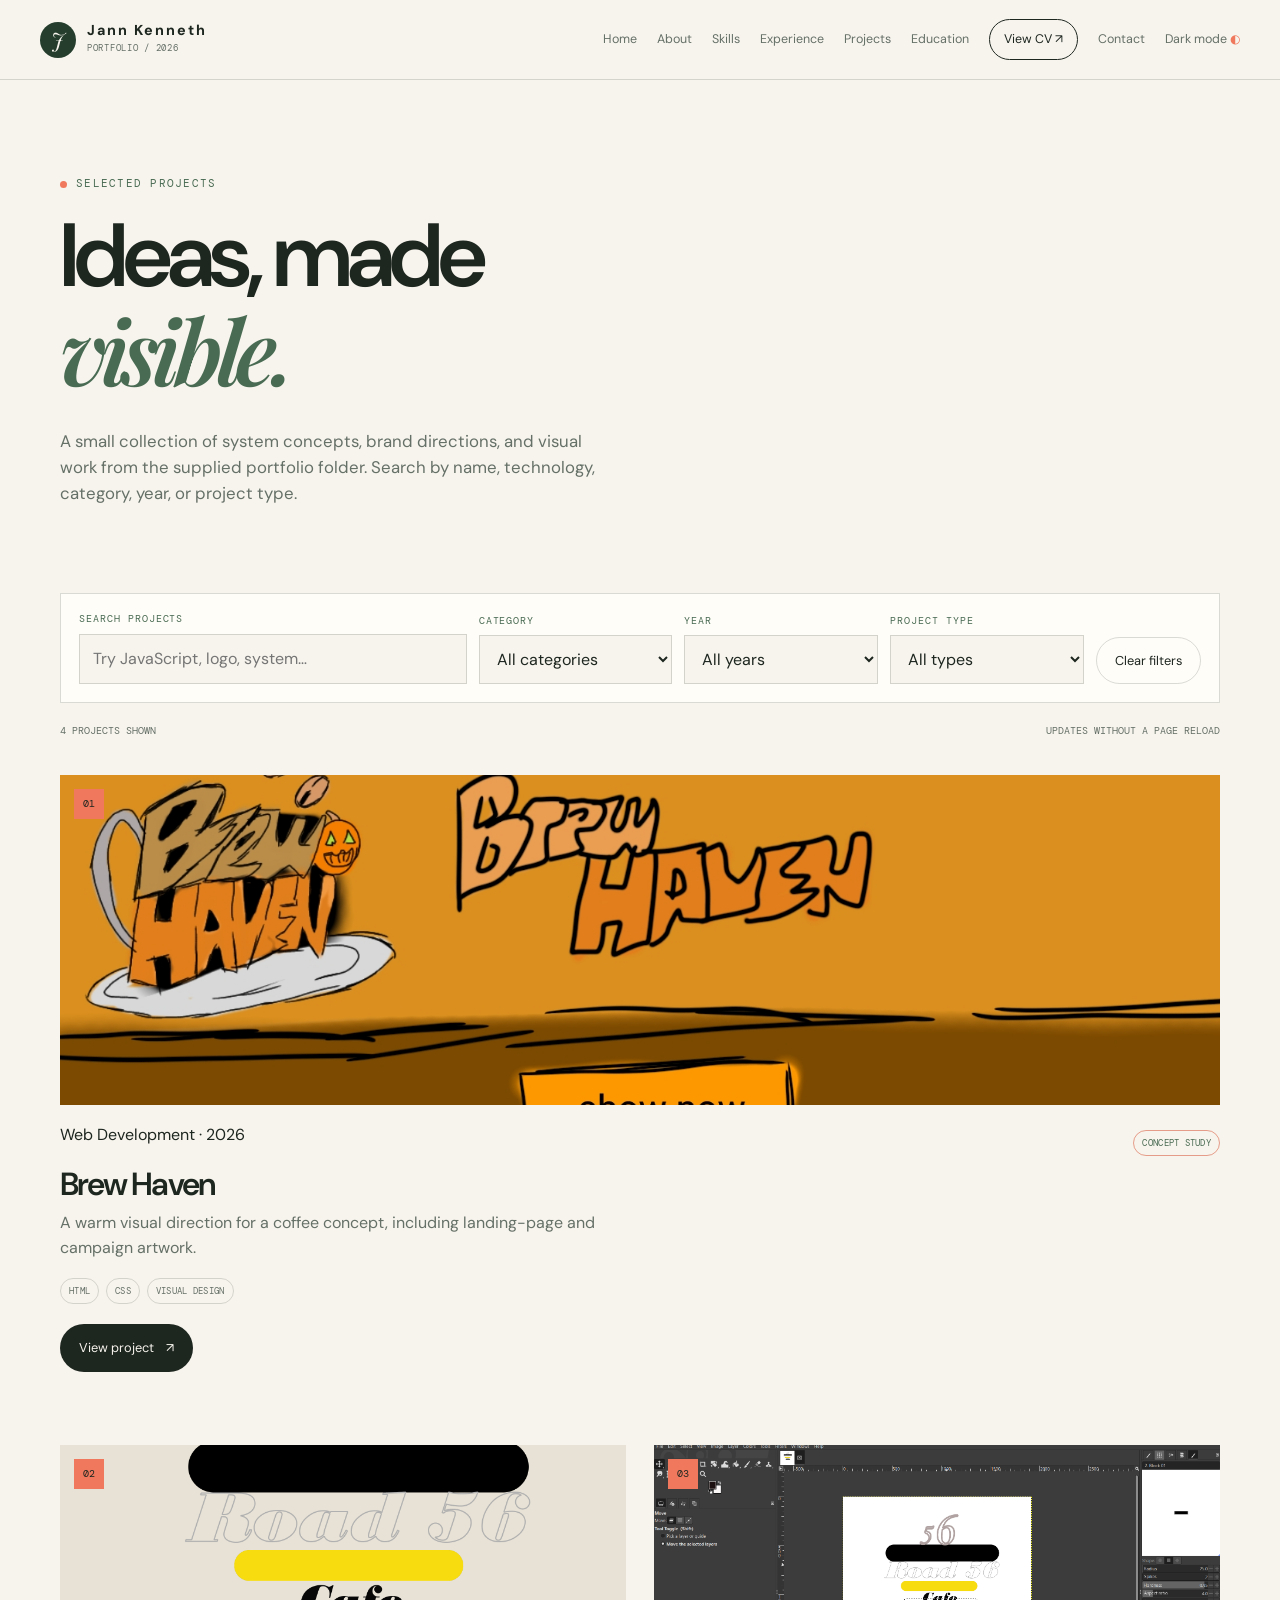
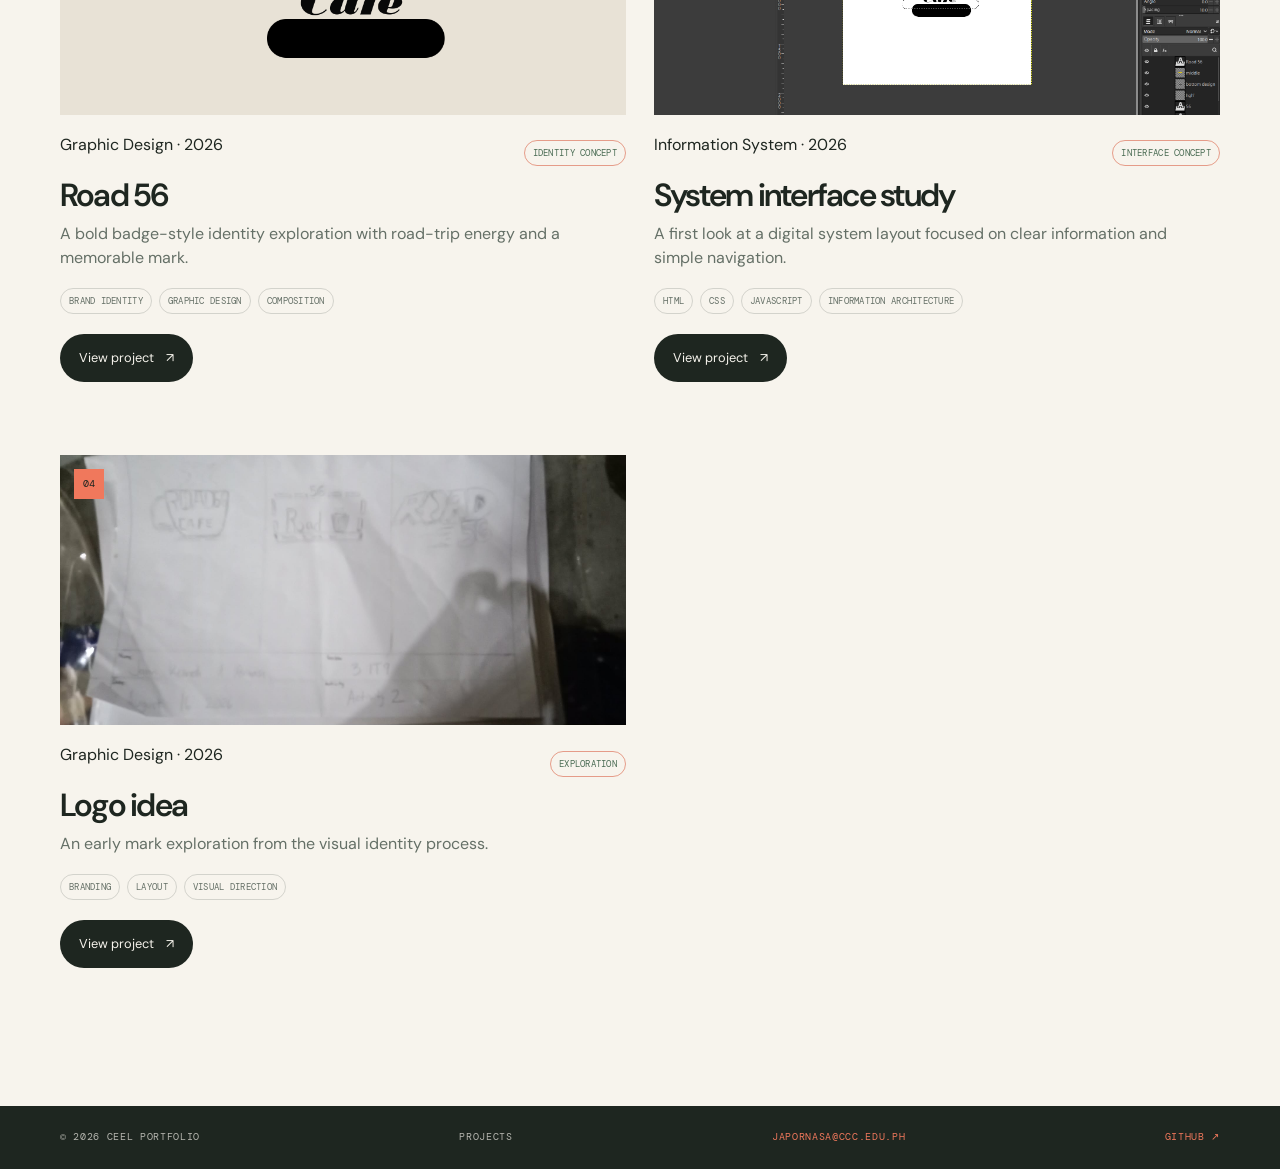
<file: projects.html>
<!doctype html>
<html lang="en"><head><meta charset="UTF-8"><meta name="viewport" content="width=device-width, initial-scale=1"><meta name="description" content="Search and explore digital projects by Jann Kenneth A. Pornasa."><meta property="og:title" content="Projects | CEEL Portfolio"><link rel="canonical" href="/projects.html"><link rel="icon" href="favicon.svg" type="image/svg+xml"><link rel="manifest" href="site.webmanifest"><link rel="stylesheet" href="styles.css"><title>Projects | CEEL Portfolio</title></head>
<body data-page="projects"><a class="skip-link" href="#main">Skip to content</a><header class="site-header"><a class="brand" href="index.html"><span class="brand-mark">J</span><span><strong>Jann Kenneth</strong><small>portfolio / <span data-year>2026</span></small></span></a><button class="menu-toggle" type="button" aria-expanded="false" aria-controls="site-nav">Menu</button><nav class="site-nav" id="site-nav" aria-label="Primary navigation"><a data-page-link="home" href="index.html">Home</a><a data-page-link="about" href="about.html">About</a><a data-page-link="skills" href="skills.html">Skills</a><a data-page-link="experience" href="experience.html">Experience</a><a data-page-link="projects" href="projects.html">Projects</a><a data-page-link="education" href="education.html">Education</a><a data-page-link="cv" class="nav-pill" href="cv.html">View CV <span aria-hidden="true">↗</span></a><a data-page-link="contact" href="contact.html">Contact</a><button id="themeToggle" class="theme-toggle" type="button" aria-pressed="false">Dark mode <span aria-hidden="true">◐</span></button></nav></header>
<main id="main"><section class="page-hero container"><p class="eyebrow"><span class="eyebrow-dot"></span> Selected projects</p><h1>Ideas, made<br><em>visible.</em></h1><p>A small collection of system concepts, brand directions, and visual work from the supplied portfolio folder. Search by name, technology, category, year, or project type.</p></section><section class="container"><form class="project-filters" id="projectFilters" role="search"><div class="field"><label for="projectSearch">Search projects</label><input id="projectSearch" type="search" placeholder="Try JavaScript, logo, system…"></div><div class="field"><label for="projectCategory">Category</label><select id="projectCategory"><option value="">All categories</option><option>Web Development</option><option>Information System</option><option>Graphic Design</option></select></div><div class="field"><label for="projectYear">Year</label><select id="projectYear"><option value="">All years</option><option>2026</option></select></div><div class="field"><label for="projectType">Project type</label><select id="projectType"><option value="">All types</option><option>Web Development</option><option>Information System</option><option>Graphic Design</option></select></div><button class="button button-outline" type="reset">Clear filters</button></form><div class="filter-note"><p id="resultsCount">4 projects shown</p><p>Updates without a page reload</p></div></section><section class="project-grid container" id="projectGrid" aria-live="polite"></section><p class="empty-state container project-empty" id="projectEmpty" hidden>No projects match those filters yet. Try a wider search.</p></main><footer class="site-footer"><div class="container footer-inner"><span>© <span data-year>2026</span> CEEL Portfolio</span><span>Projects</span><a data-contact-email href="mailto:japornasa@ccc.edu.ph">japornasa@ccc.edu.ph</a><a class="footer-social" href="https://github.com/kirarara100" target="_blank" rel="noopener noreferrer">GitHub ↗</a></div></footer><script src="script.js" defer></script></body></html>
</file>
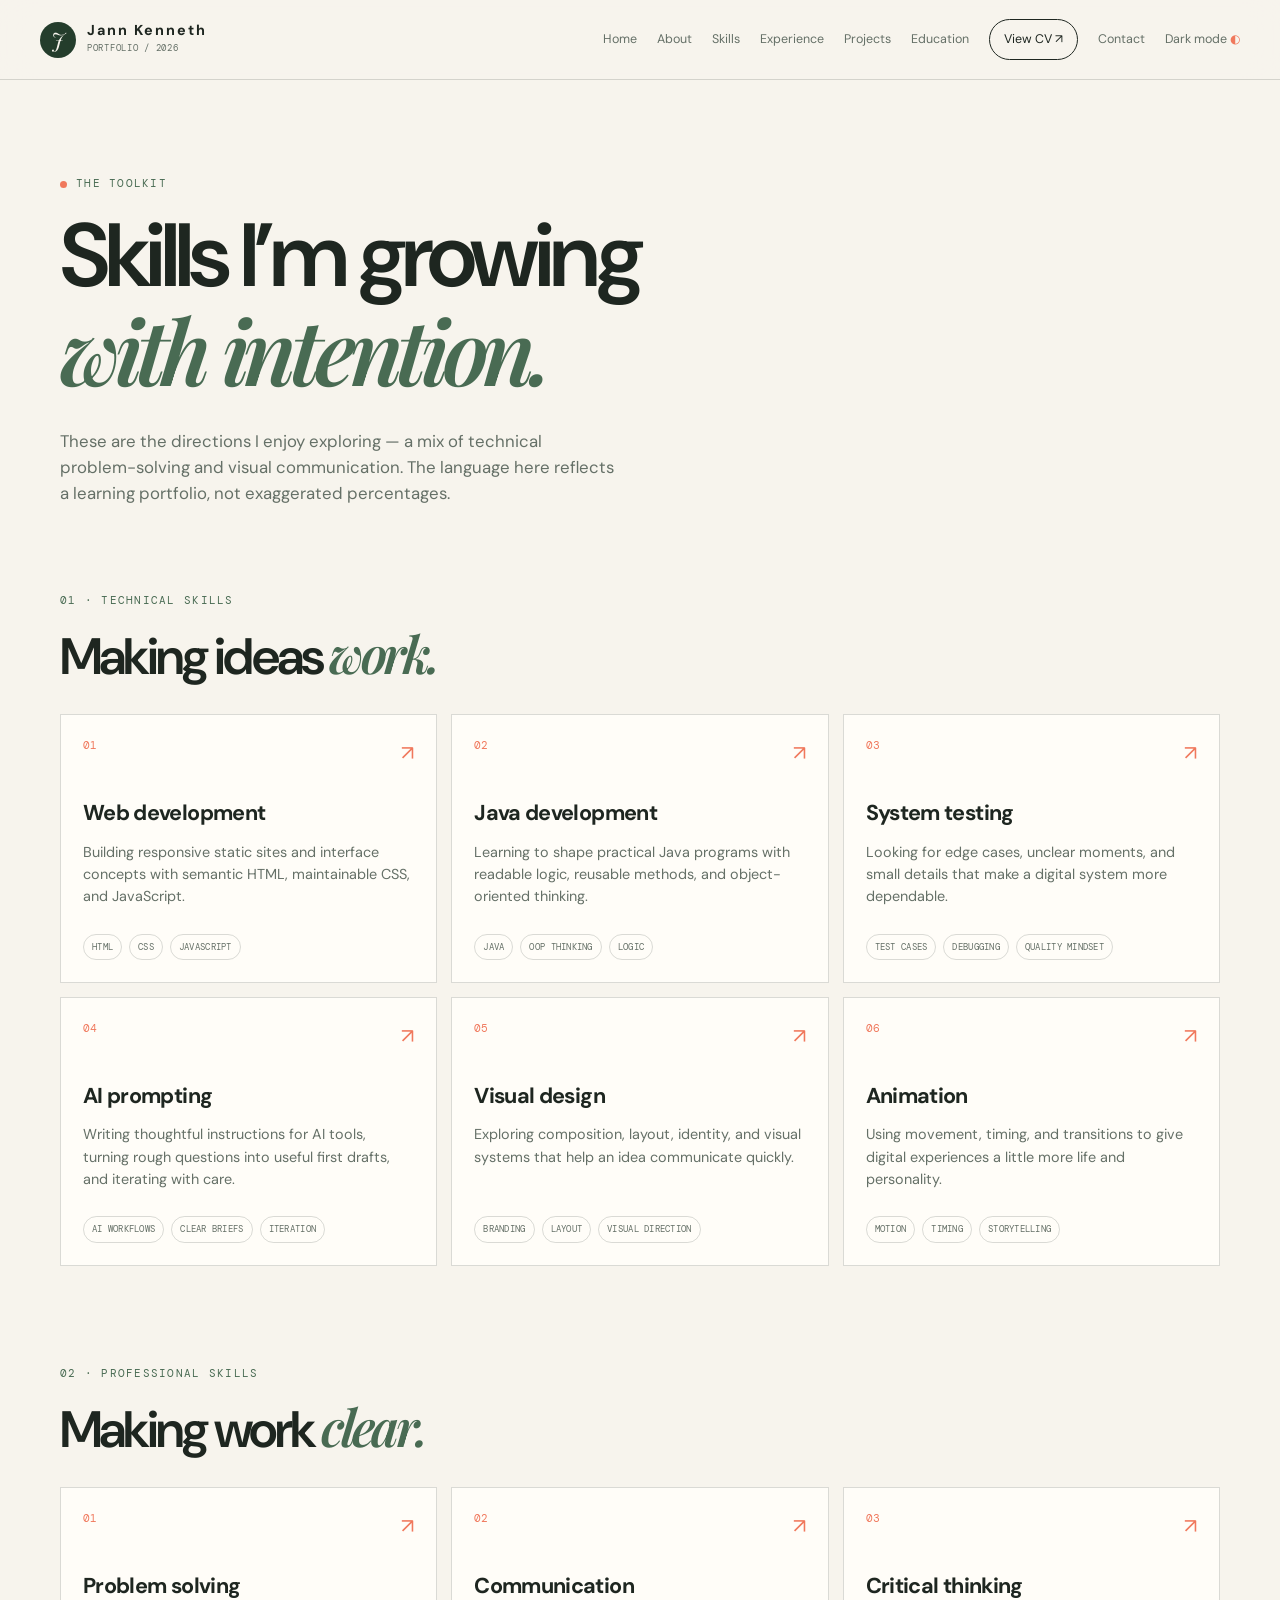
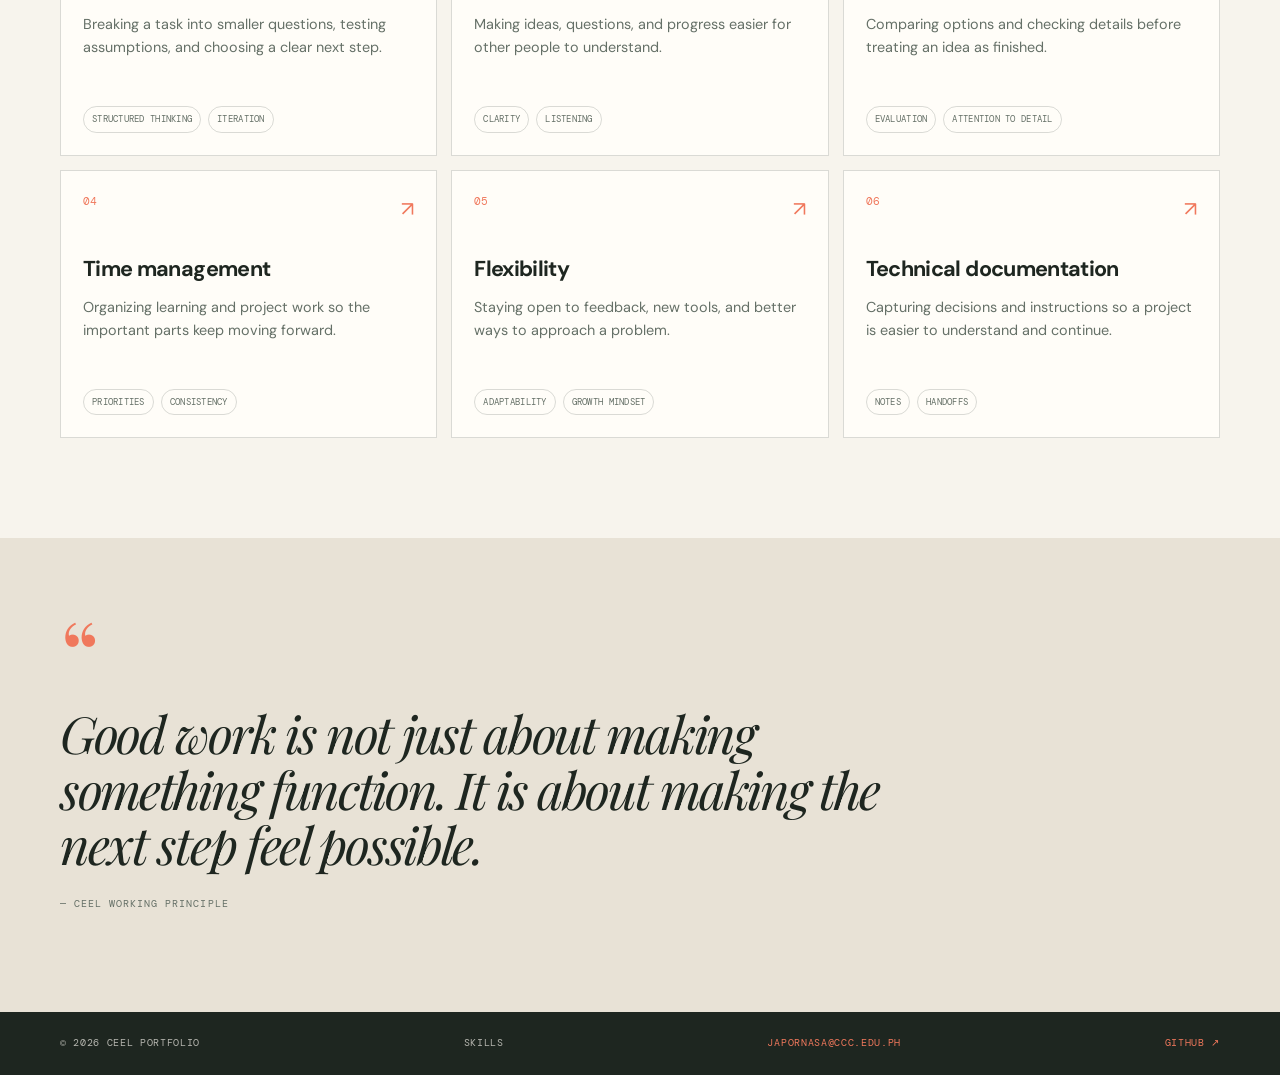
<file: skills.html>
<!doctype html>
<html lang="en"><head><meta charset="UTF-8"><meta name="viewport" content="width=device-width, initial-scale=1"><meta name="description" content="Technical and professional skills of Jann Kenneth A. Pornasa."><meta property="og:title" content="Skills | CEEL Portfolio"><link rel="canonical" href="/skills.html"><link rel="icon" href="favicon.svg" type="image/svg+xml"><link rel="manifest" href="site.webmanifest"><link rel="stylesheet" href="styles.css"><title>Skills | CEEL Portfolio</title></head>
<body data-page="skills"><a class="skip-link" href="#main">Skip to content</a><header class="site-header"><a class="brand" href="index.html"><span class="brand-mark">J</span><span><strong>Jann Kenneth</strong><small>portfolio / <span data-year>2026</span></small></span></a><button class="menu-toggle" type="button" aria-expanded="false" aria-controls="site-nav">Menu</button><nav class="site-nav" id="site-nav" aria-label="Primary navigation"><a data-page-link="home" href="index.html">Home</a><a data-page-link="about" href="about.html">About</a><a data-page-link="skills" href="skills.html">Skills</a><a data-page-link="experience" href="experience.html">Experience</a><a data-page-link="projects" href="projects.html">Projects</a><a data-page-link="education" href="education.html">Education</a><a data-page-link="cv" class="nav-pill" href="cv.html">View CV <span aria-hidden="true">↗</span></a><a data-page-link="contact" href="contact.html">Contact</a><button id="themeToggle" class="theme-toggle" type="button" aria-pressed="false">Dark mode <span aria-hidden="true">◐</span></button></nav></header>
<main id="main"><section class="page-hero container"><p class="eyebrow"><span class="eyebrow-dot"></span> The toolkit</p><h1>Skills I’m growing<br><em>with intention.</em></h1><p>These are the directions I enjoy exploring — a mix of technical problem-solving and visual communication. The language here reflects a learning portfolio, not exaggerated percentages.</p></section><section class="skills-group container"><p class="eyebrow">01 · Technical skills</p><h2>Making ideas <em>work.</em></h2><div class="skills-grid" id="technicalSkills"></div></section><section class="skills-group container"><p class="eyebrow">02 · Professional skills</p><h2>Making work <em>clear.</em></h2><div class="skills-grid" id="professionalSkills"></div></section><section class="quote-band"><div class="container"><p class="quote-mark">“</p><blockquote>Good work is not just about making something function. It is about making the next step feel possible.</blockquote><p class="quote-credit">— CEEL working principle</p></div></section></main><footer class="site-footer"><div class="container footer-inner"><span>© <span data-year>2026</span> CEEL Portfolio</span><span>Skills</span><a data-contact-email href="mailto:japornasa@ccc.edu.ph">japornasa@ccc.edu.ph</a><a class="footer-social" href="https://github.com/kirarara100" target="_blank" rel="noopener noreferrer">GitHub ↗</a></div></footer><script src="script.js" defer></script></body></html>
</file>
<file: styles.css>
@import url('https://fonts.googleapis.com/css2?family=DM+Mono:wght@400;500&family=DM+Sans:wght@400;500;600;700&family=Playfair+Display:ital,wght@0,600;0,700;1,600;1,700&display=swap');
:root { --ink:#1e2620; --muted:#657067; --paper:#f7f4ed; --paper-deep:#e8e2d6; --green:#496b53; --green-dark:#243d2c; --coral:#f0785c; --line:rgba(30,38,32,.16); --white:#fffdf8; --serif:'Playfair Display',Georgia,serif; --sans:'DM Sans',Arial,sans-serif; --mono:'DM Mono',monospace; --shadow:12px 12px 0 var(--paper-deep); }
:root[data-theme='dark'] { --ink:#f4f0e8; --muted:#b3b9ad; --paper:#18211b; --paper-deep:#243129; --green:#8ab18e; --green-dark:#0d1710; --coral:#ff9278; --line:rgba(244,240,232,.18); --white:#202b23; --shadow:12px 12px 0 #0e1711; }
* { box-sizing:border-box; }
html { scroll-behavior:smooth; }
body { min-width:320px; margin:0; background:var(--paper); color:var(--ink); font-family:var(--sans); line-height:1.55; }
body.modal-open { overflow:hidden; }
a { color:inherit; text-decoration:none; }
button,input,select,textarea { font:inherit; }
button { color:inherit; }
img { display:block; max-width:100%; }
.container { width:min(1160px,calc(100% - 80px)); margin:0 auto; }
.skip-link { position:absolute; top:-50px; left:20px; z-index:100; padding:10px 14px; background:var(--coral); color:var(--ink); }
.skip-link:focus { top:12px; }
.site-header { position:sticky; top:0; z-index:20; display:flex; align-items:center; justify-content:space-between; gap:24px; min-height:80px; padding:0 40px; background:color-mix(in srgb,var(--paper) 92%,transparent); border-bottom:1px solid var(--line); backdrop-filter:blur(16px); }
.brand { display:flex; align-items:center; gap:11px; letter-spacing:.03em; }
.brand-mark { display:grid; place-items:center; width:36px; height:36px; border-radius:50%; background:var(--green-dark); color:var(--paper); font-family:var(--serif); font-size:1.3rem; font-style:italic; }
.brand strong { display:block; font-size:.9rem; letter-spacing:.14em; line-height:1; }
.brand small { display:block; margin-top:5px; color:var(--muted); font-family:var(--mono); font-size:.56rem; letter-spacing:.08em; text-transform:uppercase; }
.site-nav { display:flex; align-items:center; gap:20px; font-size:.78rem; color:var(--muted); }
.site-nav a { position:relative; padding:9px 0; }
.site-nav a:not(.nav-pill):not(.theme-toggle)::after { position:absolute; right:0; bottom:1px; left:0; height:2px; background:var(--coral); content:''; transform:scaleX(0); transform-origin:right; transition:transform .2s ease; }
.site-nav a:hover::after,.site-nav a.active::after { transform:scaleX(1); transform-origin:left; }
.nav-pill { padding:10px 14px !important; border:1px solid var(--ink); border-radius:999px; color:var(--ink); }
.nav-pill:hover { background:var(--ink); color:var(--paper); }
.theme-toggle { padding:8px 0; border:0; background:none; cursor:pointer; color:var(--muted); }
.theme-toggle span { color:var(--coral); }
.menu-toggle { display:none; padding:8px 0; border:0; background:none; cursor:pointer; }
.eyebrow { display:flex; align-items:center; gap:9px; margin:0 0 18px; color:var(--green); font-family:var(--mono); font-size:.66rem; letter-spacing:.12em; text-transform:uppercase; }
.eyebrow-dot { width:7px; height:7px; border-radius:50%; background:var(--coral); }
h1,h2,h3,p { margin-top:0; }
h1,h2 { font-weight:600; letter-spacing:-.055em; line-height:1.03; }
h1 { max-width:800px; margin-bottom:25px; font-size:clamp(3.6rem,7vw,6.7rem); }
h2 { font-size:clamp(2.1rem,4vw,4rem); }
h1 em,h2 em { color:var(--green); font-family:var(--serif); font-weight:600; letter-spacing:-.07em; }
.hero { display:grid; grid-template-columns:1fr 440px; align-items:center; gap:90px; min-height:650px; padding-top:70px; padding-bottom:85px; }
.hero-lede { max-width:520px; margin-bottom:30px; color:var(--muted); font-size:1.08rem; }
.hero-actions,.project-actions,.about-actions,.contact-buttons,.form-actions { display:flex; align-items:center; flex-wrap:wrap; gap:14px 20px; }
.button { display:inline-flex; align-items:center; justify-content:center; gap:12px; width:max-content; padding:13px 18px; border:1px solid transparent; border-radius:999px; font-size:.8rem; cursor:pointer; transition:transform .2s ease,background .2s ease,color .2s ease,border-color .2s ease; }
.button:hover { transform:translateY(-2px); }
.button-dark { background:var(--ink); color:var(--paper); }
.button-dark:hover { background:var(--green-dark); }
.button-coral { background:var(--coral); color:var(--ink); }
.button-outline { border-color:var(--line); background:transparent; }
.button-outline:hover { border-color:var(--ink); background:var(--ink); color:var(--paper); }
.text-link { display:inline-flex; align-items:center; gap:8px; width:max-content; border-bottom:1px solid var(--ink); padding-bottom:4px; font-size:.8rem; }
.text-link span { font-size:1.05rem; transition:transform .2s ease; }
.text-link:hover span { transform:translateX(4px); }
.hero-note { display:flex; gap:12px; align-items:baseline; margin-top:68px; color:var(--muted); font-size:.78rem; }
.hero-note span { font-family:var(--mono); font-size:.62rem; letter-spacing:.1em; text-transform:uppercase; }
.hero-note strong { max-width:300px; color:var(--ink); font-weight:500; }
.hero-portrait-wrap { position:relative; }
.portrait-frame { position:relative; margin:0 25px 25px 0; padding:14px; background:var(--green); transform:rotate(3deg); }
.portrait-frame::after { position:absolute; inset:0; z-index:-1; border:1px solid var(--ink); content:''; transform:translate(14px,14px); }
.portrait-frame img { width:100%; aspect-ratio:1.07 / 1; object-fit:cover; filter:saturate(.86); }
.portrait-tag { position:absolute; padding:8px 10px; background:var(--coral); color:var(--ink); font-family:var(--mono); font-size:.6rem; letter-spacing:.08em; text-transform:uppercase; }
.tag-top { top:20px; right:-15px; transform:rotate(8deg); }.tag-bottom { bottom:3px; left:-18px; transform:rotate(-7deg); }
.marquee-strip { overflow:hidden; border-top:1px solid var(--line); border-bottom:1px solid var(--line); background:var(--paper-deep); }
.marquee-track { display:flex; align-items:center; justify-content:space-around; min-width:900px; gap:36px; padding:17px 24px; color:var(--green); font-family:var(--serif); font-size:1rem; font-style:italic; white-space:nowrap; }
.marquee-track i { color:var(--coral); font-family:var(--sans); font-size:.8rem; font-style:normal; }
.section-space { padding-top:105px; padding-bottom:105px; }
.section-heading { display:flex; align-items:end; justify-content:space-between; gap:30px; margin-bottom:42px; }
.section-heading h2 { margin:0; }.section-heading .text-link { margin-bottom:6px; }
.carousel-shell { position:relative; }.carousel-viewport { position:relative; height:410px; overflow:hidden; }.carousel-track { position:relative; height:100%; }
.carousel-slide { position:absolute; top:0; left:24%; width:52%; height:100%; opacity:0; pointer-events:none; transform:scale(.84); transition:transform .55s cubic-bezier(.2,.75,.3,1),opacity .45s ease; }
.carousel-slide.is-active { z-index:3; opacity:1; pointer-events:auto; transform:scale(1); }.carousel-slide.is-prev { z-index:2; opacity:.5; pointer-events:auto; transform:translateX(-89%) scale(.84); }.carousel-slide.is-next { z-index:2; opacity:.5; pointer-events:auto; transform:translateX(89%) scale(.84); }
.slide-view { display:flex; flex-direction:column; height:100%; }.slide-image { position:relative; flex:1; min-height:0; overflow:hidden; background:var(--paper-deep); }.slide-image img { position:absolute; inset:0; width:100%; height:100%; object-fit:cover; }.slide-info { position:relative; min-height:98px; padding:17px 18px; border:1px solid var(--line); border-top:0; background:var(--white); }.slide-info h3 { margin:0; font-size:1.03rem; }.slide-arrow { position:absolute; top:18px; right:18px; color:var(--coral); font-size:1.2rem; }
.carousel-control { position:absolute; top:40%; z-index:5; display:grid; place-items:center; width:42px; height:42px; border:1px solid var(--ink); border-radius:50%; background:var(--paper); cursor:pointer; transition:background .2s ease,color .2s ease; }.carousel-control:hover { background:var(--ink); color:var(--paper); }.carousel-prev { left:2px; }.carousel-next { right:2px; }
.carousel-meta { display:flex; align-items:center; justify-content:space-between; gap:20px; margin-top:20px; }.carousel-meta p { margin:0; color:var(--muted); font-family:var(--mono); font-size:.64rem; letter-spacing:.08em; text-transform:uppercase; }.carousel-count { min-width:70px; text-align:right; }.carousel-dots { display:flex; gap:7px; }.carousel-dots button { width:7px; height:7px; padding:0; border:0; border-radius:50%; background:#bfc4b8; cursor:pointer; }.carousel-dots button.is-active { background:var(--coral); transform:scale(1.35); }
.teaser-card { display:grid; grid-template-columns:1fr 1fr; gap:70px; padding:62px 70px; background:var(--green); color:var(--paper); }.teaser-card h2 { margin:0; }.teaser-card h2 em { color:var(--coral); }.teaser-card .eyebrow { color:var(--coral); }.teaser-card p:not(.eyebrow) { max-width:400px; margin:8px 0 0; color:rgba(247,244,237,.78); }
.home-slice { display:grid; grid-template-columns:.8fr 1.2fr; gap:90px; padding:0 0 110px; }.home-slice-copy p:not(.eyebrow) { max-width:520px; color:var(--muted); font-size:1.08rem; }.home-facts { display:grid; grid-template-columns:repeat(2,1fr); gap:14px; }.fact-card { padding:22px; border:1px solid var(--line); background:var(--white); }.fact-card strong { display:block; margin-top:8px; font-size:1.35rem; }.fact-card span { color:var(--green); font-family:var(--mono); font-size:.62rem; letter-spacing:.1em; text-transform:uppercase; }
.site-footer { background:var(--ink); color:var(--paper); }.footer-inner { display:flex; justify-content:space-between; gap:18px; padding:24px 0; color:color-mix(in srgb,var(--paper) 70%,transparent); font-family:var(--mono); font-size:.6rem; letter-spacing:.07em; text-transform:uppercase; }.footer-inner a { color:var(--coral); }
.page-hero { padding-top:96px; padding-bottom:70px; }.page-hero h1 { max-width:760px; }.page-hero > p:last-child { max-width:560px; margin-top:26px; color:var(--muted); font-size:1.05rem; }.page-hero-split { display:grid; grid-template-columns:1fr .78fr; align-items:end; gap:80px; }.page-hero-split > p:last-child { margin:0 0 9px; }
.about-grid { display:grid; grid-template-columns:1fr 1fr; gap:105px; align-items:start; padding-bottom:120px; }.about-image { position:relative; padding:15px 15px 52px; background:var(--green); transform:rotate(-2deg); }.about-image img { width:100%; aspect-ratio:1 / 1; object-fit:cover; }.about-image span { position:absolute; right:20px; bottom:12px; color:var(--paper); font-family:var(--mono); font-size:.6rem; letter-spacing:.08em; text-transform:uppercase; }.large-copy { max-width:530px; margin:10px 0 44px; color:var(--muted); font-size:1.23rem; line-height:1.55; }.about-facts { margin-bottom:32px; border-top:1px solid var(--line); }.about-facts div { display:flex; justify-content:space-between; gap:20px; padding:13px 0; border-bottom:1px solid var(--line); }.about-facts span { color:var(--muted); font-family:var(--mono); font-size:.6rem; letter-spacing:.08em; text-transform:uppercase; }.about-facts strong { max-width:60%; font-weight:500; text-align:right; }
.info-grid { display:grid; grid-template-columns:repeat(3,1fr); gap:14px; padding-bottom:110px; }.info-card { padding:25px; border:1px solid var(--line); background:var(--white); }.info-card h2 { margin:0 0 12px; font-size:1.45rem; }.info-card p { margin:0; color:var(--muted); }.info-card .card-kicker { margin-bottom:14px; }
.skills-group { padding-bottom:100px; }.skills-group h2 { margin-bottom:30px; font-size:clamp(2rem,4vw,3.3rem); }.skills-grid { display:grid; grid-template-columns:repeat(3,1fr); gap:14px; }.skill-card { min-height:245px; padding:22px; border:1px solid var(--line); background:var(--white); }.skill-card-top { display:flex; justify-content:space-between; margin-bottom:28px; }.skill-number { color:var(--coral); font-family:var(--mono); font-size:.7rem; }.skill-symbol { color:var(--coral); font-size:1.3rem; }.skill-card h3 { margin-bottom:10px; font-size:1.35rem; letter-spacing:-.03em; }.skill-card p { min-height:75px; margin-bottom:18px; color:var(--muted); font-size:.9rem; }.tag-list { display:flex; flex-wrap:wrap; gap:7px; }.tag-list span,.status-chip { padding:5px 8px; border:1px solid var(--line); border-radius:999px; color:var(--muted); font-family:var(--mono); font-size:.57rem; letter-spacing:.03em; text-transform:uppercase; }.status-chip { display:inline-flex; border-color:color-mix(in srgb,var(--coral) 60%,var(--line)); color:var(--green); }
.quote-band { padding:90px 0; background:var(--paper-deep); }.quote-mark { margin:0; color:var(--coral); font-family:var(--serif); font-size:6rem; line-height:.5; }.quote-band blockquote { max-width:840px; margin:30px 0 24px; font-family:var(--serif); font-size:clamp(2rem,4vw,4rem); font-style:italic; line-height:1.08; letter-spacing:-.045em; }.quote-credit { color:var(--muted); font-family:var(--mono); font-size:.64rem; letter-spacing:.1em; text-transform:uppercase; }
.timeline { position:relative; padding-bottom:120px; }.timeline::before { position:absolute; top:0; bottom:0; left:14px; width:1px; background:var(--line); content:''; }.timeline-item { position:relative; display:grid; grid-template-columns:180px 1fr; gap:50px; padding:0 0 50px 48px; }.timeline-item::before { position:absolute; top:7px; left:9px; width:11px; height:11px; border:3px solid var(--paper); border-radius:50%; background:var(--coral); box-shadow:0 0 0 1px var(--coral); content:''; }.timeline-date { color:var(--green); font-family:var(--mono); font-size:.67rem; letter-spacing:.08em; text-transform:uppercase; }.timeline-item h2 { margin-bottom:9px; font-size:2rem; }.timeline-item p { max-width:650px; margin:0; color:var(--muted); }
.project-filters { display:grid; grid-template-columns:2fr repeat(3,1fr) auto; gap:12px; align-items:end; margin-bottom:20px; padding:18px; border:1px solid var(--line); background:var(--white); }.field { display:grid; gap:7px; min-width:0; }.field label { color:var(--green); font-family:var(--mono); font-size:.6rem; letter-spacing:.1em; text-transform:uppercase; }.field input,.field select,.field textarea { width:100%; padding:12px 13px; border:1px solid var(--line); border-radius:0; background:var(--paper); color:var(--ink); }.field input:focus,.field select:focus,.field textarea:focus { outline:2px solid var(--coral); outline-offset:1px; border-color:transparent; }.filter-note { display:flex; justify-content:space-between; align-items:center; gap:16px; margin-bottom:35px; color:var(--muted); font-family:var(--mono); font-size:.65rem; text-transform:uppercase; }.filter-note p { margin:0; }.project-grid { display:grid; grid-template-columns:repeat(2,1fr); gap:55px 28px; padding-bottom:120px; }.project-card-featured { grid-column:span 2; }.project-image { position:relative; height:330px; overflow:hidden; background:var(--paper-deep); }.project-card:not(.project-card-featured) .project-image { height:270px; }.project-image img { width:100%; height:100%; object-fit:cover; transition:transform .5s ease; }.project-card:hover .project-image img { transform:scale(1.04); }.project-index { position:absolute; top:14px; left:14px; padding:7px 9px; background:var(--coral); font-family:var(--mono); font-size:.65rem; }.project-card-copy { padding:18px 0; }.project-card-meta { display:flex; align-items:center; justify-content:space-between; gap:12px; }.project-card-copy h2 { margin:5px 0 10px; font-size:2rem; }.project-card-copy > p { max-width:560px; margin-bottom:17px; color:var(--muted); }.project-actions { margin-top:20px; }.empty-state { padding:35px; border:1px dashed var(--line); color:var(--muted); text-align:center; }.project-empty[hidden] { display:none; }
.certificate-grid { display:grid; grid-template-columns:repeat(3,1fr); gap:30px 22px; padding-bottom:120px; }.certificate-open { position:relative; display:block; width:100%; padding:0; overflow:hidden; border:1px solid var(--line); background:var(--paper-deep); cursor:pointer; }.certificate-open img { width:100%; aspect-ratio:1.42 / 1; object-fit:cover; transition:transform .4s ease; }.certificate-open:hover img { transform:scale(1.04); }.certificate-open span { position:absolute; right:12px; bottom:12px; padding:8px 11px; background:var(--coral); color:var(--ink); font-family:var(--mono); font-size:.6rem; text-transform:uppercase; }.certificate-copy { padding-top:14px; }.certificate-copy h2 { margin:0 0 13px; font-size:1.32rem; }.certificate-copy .text-link { font-size:.72rem; }.modal { position:fixed; inset:0; z-index:50; display:grid; place-items:center; padding:25px; background:rgba(30,38,32,.82); }.modal[hidden] { display:none; }.modal-card { position:relative; width:min(790px,100%); max-height:92vh; padding:18px; overflow:auto; background:var(--white); }.modal-card > img { width:100%; max-height:70vh; object-fit:contain; background:var(--paper-deep); }.modal-close { position:absolute; top:-15px; right:-15px; z-index:2; display:grid; place-items:center; width:38px; height:38px; border:0; border-radius:50%; background:var(--coral); cursor:pointer; font-size:1.5rem; }.modal-footer { display:flex; align-items:center; justify-content:space-between; gap:20px; padding-top:18px; }.modal-footer p { margin:0; font-family:var(--mono); font-size:.68rem; text-transform:uppercase; }
.cv-heading-row { display:flex; align-items:end; justify-content:space-between; gap:30px; }.cv-heading-row p { max-width:430px; color:var(--muted); font-size:1.05rem; }.cv-preview-section { display:grid; grid-template-columns:minmax(0,1fr) 260px; align-items:start; gap:55px; padding-bottom:120px; }.cv-preview-frame { position:relative; padding:16px; background:var(--green); box-shadow:var(--shadow); }.cv-preview-frame img { width:100%; background:var(--white); }.cv-preview-label { position:absolute; right:27px; bottom:28px; padding:8px 10px; background:var(--coral); color:var(--ink); font-family:var(--mono); font-size:.6rem; letter-spacing:.08em; text-transform:uppercase; }.cv-actions { padding-top:8px; }.cv-actions p:not(.card-kicker) { color:var(--muted); }.cv-actions .text-link { margin-top:12px; }
.contact-section { display:grid; grid-template-columns:minmax(0,.85fr) minmax(0,1.15fr); gap:70px; align-items:start; padding-bottom:120px; }.contact-info { display:grid; gap:15px; }.contact-card { padding:23px 25px; border:1px solid var(--line); background:var(--white); }.contact-card-main { background:var(--green-dark); border-color:var(--green-dark); color:var(--paper); }.contact-card .card-kicker { margin-bottom:10px; }.contact-card-main .card-kicker { color:var(--coral); }.contact-email { display:block; width:max-content; max-width:100%; margin-bottom:19px; overflow-wrap:anywhere; border-bottom:1px solid color-mix(in srgb,var(--paper) 35%,transparent); padding-bottom:6px; font-family:var(--serif); font-size:clamp(1.25rem,2.4vw,1.7rem); font-style:italic; }.contact-email:hover { color:var(--coral); border-color:var(--coral); }.contact-facts { display:grid; grid-template-columns:1fr 1fr; gap:15px; }.contact-links { display:flex; flex-wrap:wrap; gap:12px 24px; }.contact-form { display:grid; gap:18px; padding:34px; border:1px solid var(--line); background:var(--white); box-shadow:var(--shadow); }.contact-form h2 { margin:0; font-size:2.3rem; }.contact-form > p { margin:-6px 0 3px; color:var(--muted); }.field-row { display:grid; grid-template-columns:1fr 1fr; gap:17px; }.field textarea { min-height:160px; resize:vertical; }.field-note { position:absolute; left:-10000px; width:1px; height:1px; overflow:hidden; }.form-note,.form-status { color:var(--muted); font-size:.76rem; }.form-status { min-height:1.3em; color:var(--green); }
.back-link { display:inline-flex; margin-bottom:52px; color:var(--muted); font-family:var(--mono); font-size:.66rem; letter-spacing:.08em; text-transform:uppercase; }.detail-hero { padding-top:62px; padding-bottom:62px; }.detail-heading { display:grid; grid-template-columns:1fr 280px; gap:70px; align-items:end; }.detail-heading h1 { margin-bottom:22px; }.detail-lede { max-width:620px; margin:0; color:var(--muted); font-size:1.08rem; }.detail-meta { display:grid; justify-items:start; gap:14px; padding-bottom:8px; color:var(--muted); font-family:var(--mono); font-size:.66rem; text-transform:uppercase; }.detail-cover { padding-bottom:82px; }.detail-cover img { width:100%; max-height:600px; object-fit:cover; background:var(--paper-deep); }.detail-body { display:grid; grid-template-columns:1fr 300px; gap:95px; padding-bottom:110px; }.detail-block { padding-bottom:48px; border-bottom:1px solid var(--line); }.detail-copy { max-width:700px; font-size:1.35rem; line-height:1.5; }.detail-columns { display:grid; grid-template-columns:1fr 1fr; gap:45px; }.detail-columns p:not(.eyebrow) { color:var(--muted); }.feature-list { display:grid; grid-template-columns:1fr 1fr; gap:12px 25px; padding:0; margin:0; list-style:none; }.feature-list li { padding:13px 0 13px 25px; border-bottom:1px solid var(--line); }.feature-list li::before { margin-left:-25px; margin-right:12px; color:var(--coral); content:'✦'; }.detail-aside { display:grid; align-content:start; gap:15px; }.aside-card { padding:23px; border:1px solid var(--line); background:var(--white); }.aside-card dl { margin:0; }.aside-card dl div { display:flex; justify-content:space-between; gap:15px; padding:11px 0; border-bottom:1px solid var(--line); }.aside-card dt { color:var(--muted); font-family:var(--mono); font-size:.6rem; text-transform:uppercase; }.aside-card dd { max-width:58%; margin:0; text-align:right; font-size:.83rem; }.aside-note { margin:20px 0 0; color:var(--muted); font-size:.78rem; }.detail-links { display:grid; gap:13px; margin-top:22px; }.detail-gallery { padding-bottom:120px; }.gallery-grid { display:grid; grid-template-columns:repeat(2,1fr); gap:20px; }.gallery-grid figure { margin:0; background:var(--paper-deep); }.gallery-grid figure:first-child { grid-column:span 2; }.gallery-grid img { width:100%; max-height:500px; object-fit:cover; }.gallery-grid figcaption { padding:11px 14px; color:var(--muted); font-family:var(--mono); font-size:.6rem; letter-spacing:.06em; text-transform:uppercase; }
@media (max-width:1050px) { .site-nav { gap:14px; font-size:.72rem; }.site-header { padding:0 25px; }.container { width:min(100% - 50px,900px); }.hero { grid-template-columns:1fr 360px; gap:48px; }.skills-grid { grid-template-columns:repeat(2,1fr); }.project-filters { grid-template-columns:1.5fr repeat(3,1fr); }.project-filters .button { grid-column:span 4; justify-self:start; }.contact-section { grid-template-columns:1fr; }.contact-info { grid-template-columns:repeat(2,1fr); align-items:start; }.contact-form { grid-column:1 / -1; } }
@media (max-width:800px) { .site-header { min-height:72px; }.menu-toggle { display:block; }.site-nav { position:absolute; top:71px; right:0; left:0; display:none; flex-direction:column; align-items:stretch; gap:0; max-height:calc(100vh - 72px); overflow-y:auto; padding:12px 25px 22px; background:var(--paper); border-bottom:1px solid var(--line); }.site-nav.open { display:flex; }.site-nav a { padding:12px 0; }.nav-pill { text-align:center; }.theme-toggle { text-align:left; }.hero { grid-template-columns:1fr; min-height:0; padding-top:62px; }.hero-portrait-wrap { width:min(100%,500px); margin:0 auto; }.hero-note { margin-top:48px; }.page-hero-split,.detail-heading { grid-template-columns:1fr; gap:18px; }.detail-meta { justify-items:start; }.home-slice { grid-template-columns:1fr; gap:32px; }.about-grid { grid-template-columns:1fr; gap:70px; }.teaser-card { grid-template-columns:1fr; gap:18px; padding:44px 35px; }.carousel-viewport { height:390px; }.carousel-slide { left:17%; width:66%; }.info-grid { grid-template-columns:1fr; }.project-filters { grid-template-columns:1fr 1fr; }.project-filters .field:first-child { grid-column:span 2; }.project-filters .button { grid-column:span 2; }.project-grid { padding-bottom:90px; }.detail-body { grid-template-columns:1fr; gap:35px; }.detail-aside { grid-template-columns:1fr 1fr; }.cv-preview-section { grid-template-columns:1fr; gap:35px; }.cv-actions { max-width:520px; }.footer-inner { flex-wrap:wrap; }.timeline-item { grid-template-columns:130px 1fr; gap:25px; } }
@media (max-width:560px) { .container { width:calc(100% - 34px); }.site-header { padding:0 17px; }.site-nav { top:71px; padding-right:17px; padding-left:17px; }.brand strong { font-size:.8rem; }.hero { padding-top:52px; }.hero h1 { font-size:3.45rem; }.hero-actions { align-items:flex-start; flex-direction:column; }.portrait-tag { font-size:.52rem; }.section-space { padding-top:72px; padding-bottom:72px; }.section-heading { align-items:flex-start; flex-direction:column; gap:16px; }.carousel-viewport { height:335px; }.carousel-slide { left:6%; width:88%; }.carousel-slide.is-prev { transform:translateX(-102%) scale(.84); }.carousel-slide.is-next { transform:translateX(102%) scale(.84); }.slide-image { min-height:220px; }.carousel-control { width:36px; height:36px; }.carousel-prev { left:-4px; }.carousel-next { right:-4px; }.carousel-meta { flex-wrap:wrap; }.carousel-dots { order:3; width:100%; justify-content:center; }.home-facts,.skills-grid,.project-grid,.certificate-grid,.gallery-grid { grid-template-columns:1fr; }.project-card-featured,.gallery-grid figure:first-child { grid-column:auto; }.project-image,.project-card:not(.project-card-featured) .project-image { height:250px; }.project-card-meta { align-items:flex-start; flex-direction:column; gap:8px; }.project-filters { grid-template-columns:1fr; }.project-filters .field:first-child,.project-filters .button { grid-column:auto; }.filter-note { align-items:flex-start; flex-direction:column; }.contact-info { grid-template-columns:1fr; }.contact-form { padding:25px 20px; box-shadow:8px 8px 0 var(--paper-deep); }.field-row,.contact-facts,.detail-columns,.detail-aside { grid-template-columns:1fr; }.cv-heading-row { align-items:flex-start; flex-direction:column; gap:8px; }.cv-preview-frame { padding:9px; box-shadow:8px 8px 0 var(--paper-deep); }.cv-preview-label { right:15px; bottom:17px; font-size:.52rem; }.timeline-item { grid-template-columns:1fr; gap:9px; padding-left:38px; }.timeline::before { left:12px; }.timeline-item::before { left:7px; }.feature-list { grid-template-columns:1fr; }.gallery-grid img { max-height:none; }.footer-inner { align-items:flex-start; flex-direction:column; gap:10px; } }
@media (prefers-reduced-motion:reduce) { *,*::before,*::after { scroll-behavior:auto !important; transition:none !important; animation:none !important; } }
</file>
